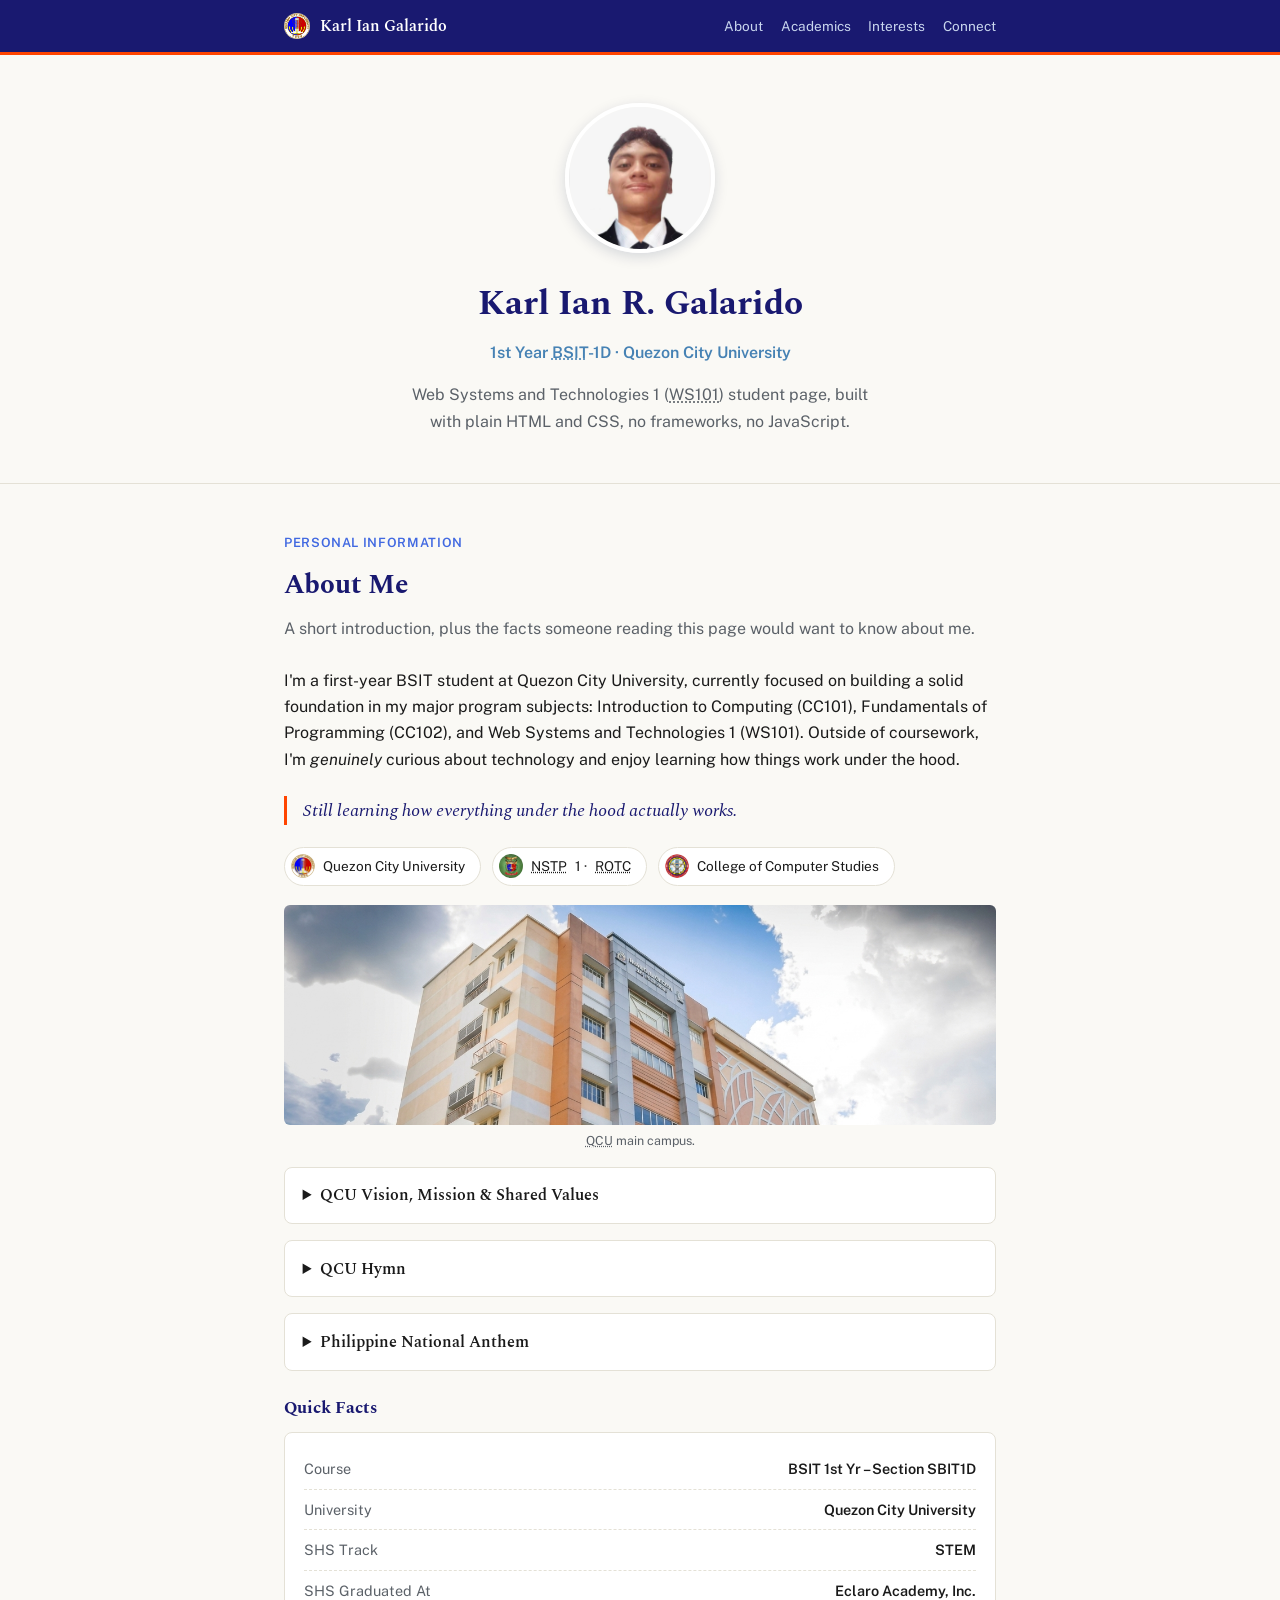
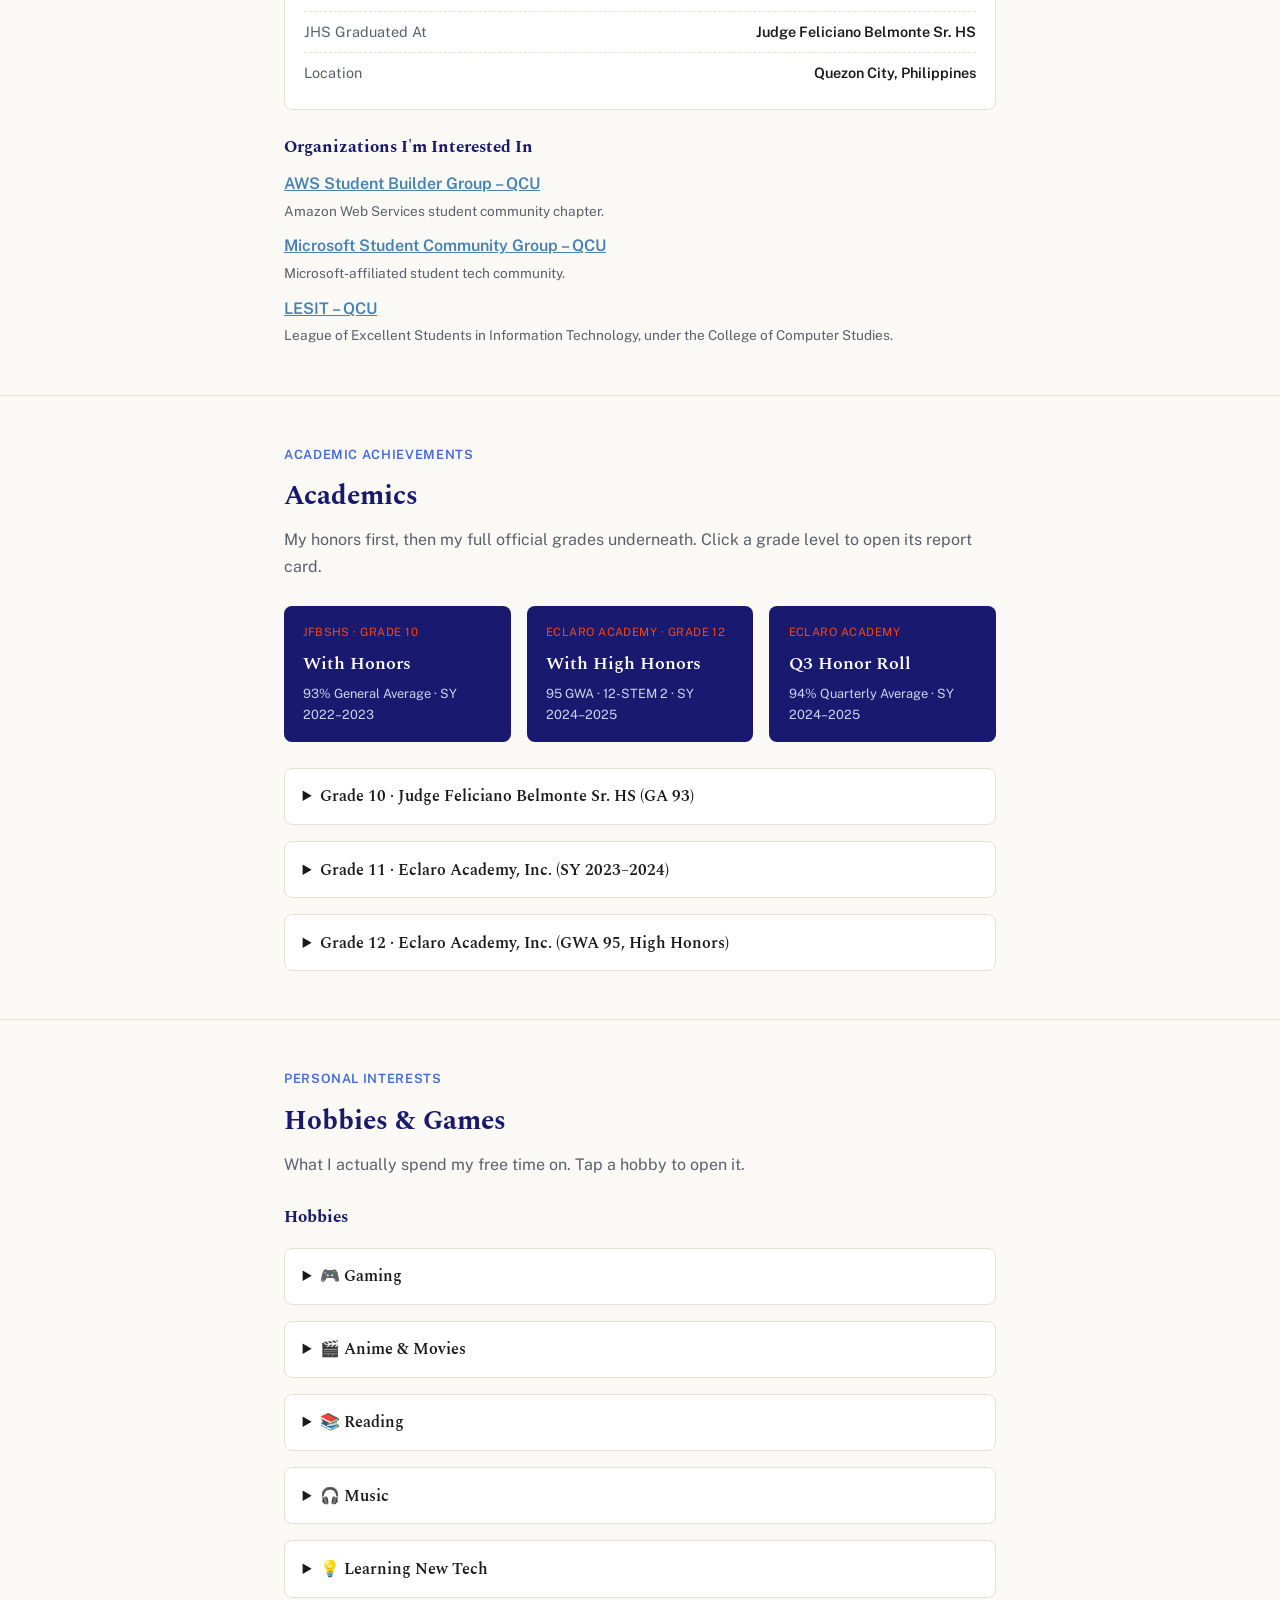
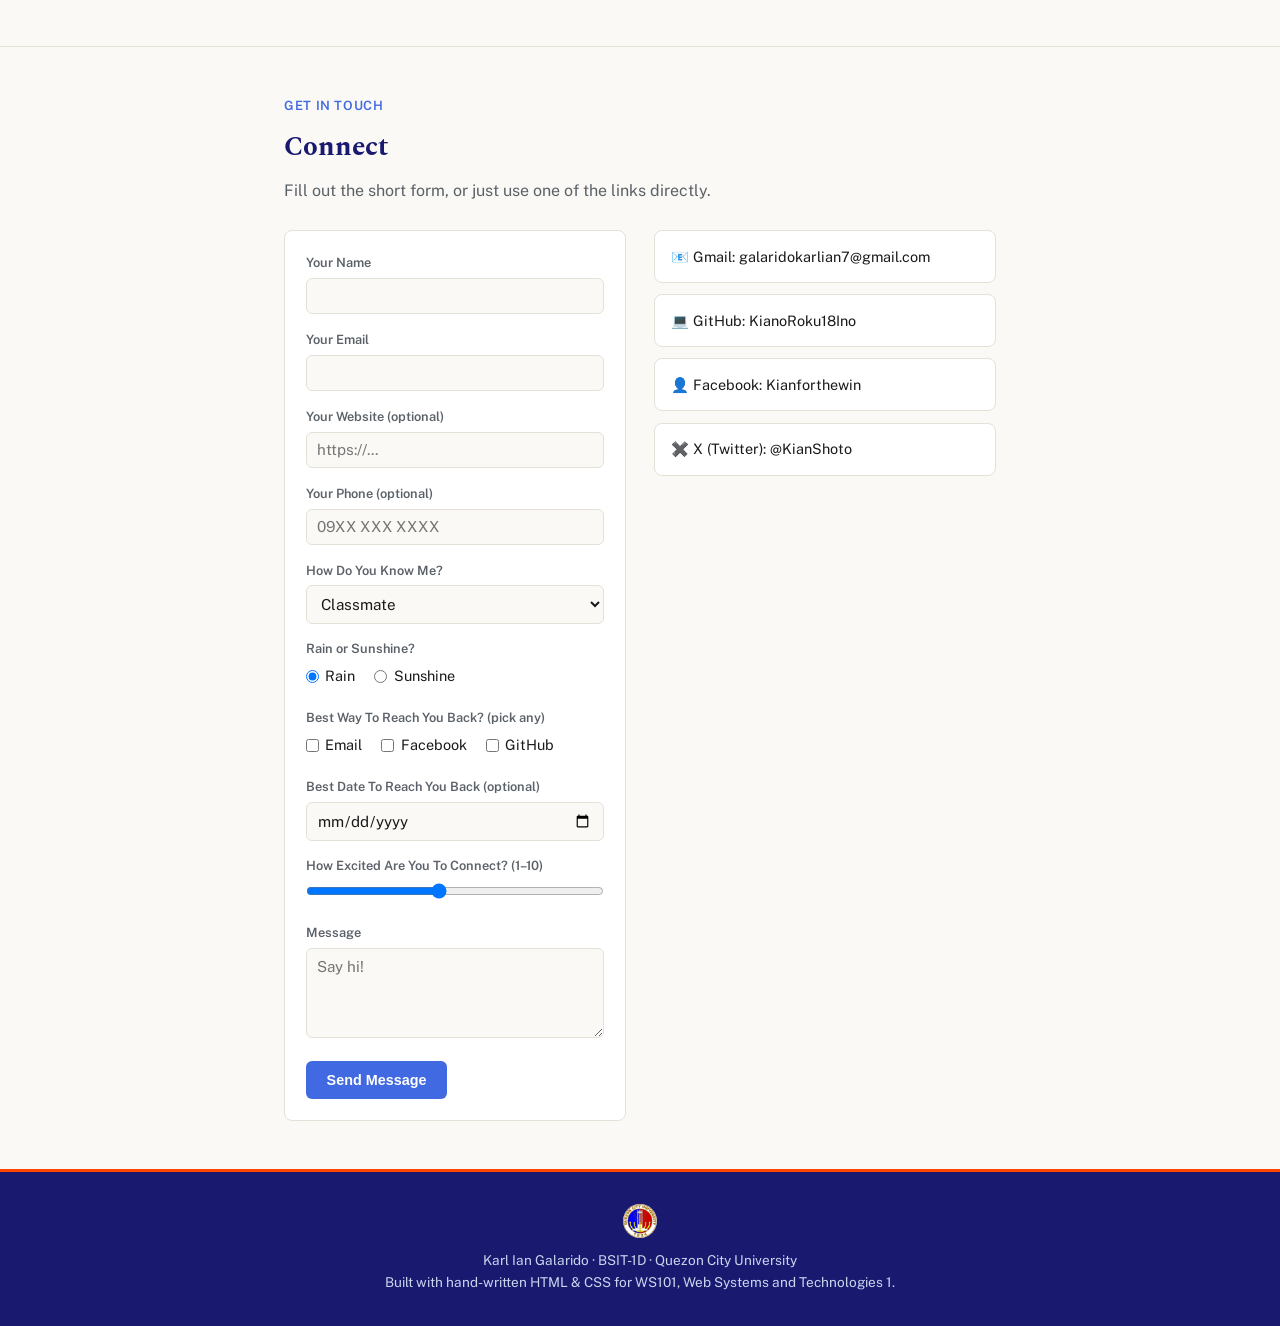
<file: index.html>
<!doctype html>
<!--
  index.html — GitHub Pages copy of 260003GalaridoPortfolio.html.
  WS101 Activity 1 — My Personal Web Page.
  Karl Ian Ranay Galarido | BSIT-1D | Quezon City University

  This page only uses plain HTML and CSS. No JavaScript, no
  frameworks. The styling lives in a separate file called
  style.css (a copy of 260003GalaridoStyle.css, just renamed so
  GitHub Pages has something to auto-serve), linked below,
  because the assignment asks for an external stylesheet.

  I read this page top to bottom the same way it shows on screen:
  Nav -> Hero -> About Me -> Academics -> Interests -> Connect -> Footer.
-->
<html lang="en">
  <head>
    <meta charset="UTF-8" />
    <!-- this line tells the browser to use the phone's real screen
       width instead of showing a zoomed-out desktop view first -->
    <meta name="viewport" content="width=device-width, initial-scale=1.0" />
    <title>Karl Ian Galarido | Personal Web Page</title>
    <meta
      name="description"
      content="Personal web page of Karl Ian Ranay Galarido, 1st Year BSIT student at Quezon City University."
    />
    <!-- linking my external CSS file, as required by the activity -->
    <link rel="stylesheet" href="style.css" />
  </head>
  <body>
    <!-- ===== NAV — a header with a nav inside it. Clicking a link
       just jumps to the matching id="" further down the page. This
       is plain browser behavior, I did not write any script for it. ===== -->
    <header class="topnav">
      <div class="wrap topnav-inner">
        <span class="brand">
          <img
            src="assets/images/qcu-seal.webp"
            alt="Quezon City University seal"
          />
          Karl Ian Galarido
        </span>
        <nav>
          <a href="#about">About</a>
          <a href="#academics">Academics</a>
          <a href="#interests">Interests</a>
          <a href="#connect">Connect</a>
        </nav>
      </div>
    </header>

    <main>
      <!-- ===== HERO — my photo, name, and a one-line intro ===== -->
      <section class="hero">
        <div class="wrap">
          <img
            class="profile-photo"
            src="assets/images/profile.jpg"
            alt="Photo of Karl Ian Galarido"
          />
          <h1>Karl Ian R. Galarido</h1>
          <p class="role-line">
            1st Year
            <abbr title="Bachelor of Science in Information Technology"
              >BSIT</abbr
            >-1D &middot; Quezon City University
          </p>
          <p class="tagline">
            Web Systems and Technologies 1 (<abbr
              title="Web Systems and Technologies 1"
              >WS101</abbr
            >) student page, built with plain HTML and CSS, no frameworks, no
            JavaScript.
          </p>
        </div>
      </section>

      <!-- ===== ABOUT ME — my bio, my badges, my hobbies, and a
         list of quick facts about me ===== -->
      <section id="about">
        <div class="wrap">
          <span class="eyebrow">Personal Information</span>
          <h2>About Me</h2>
          <p class="lede">
            A short introduction, plus the facts someone reading this page would
            want to know about me.
          </p>

          <!-- one column, top to bottom: bio, then QCU/ROTC, then what
             QCU stands for, then my quick facts. I dropped the
             two-column split I had before — with hobbies and games
             now living in their own section, there was nothing left
             to put in a second column, so one column reads better. -->
          <p>
            I'm a first-year BSIT student at Quezon City University, currently
            focused on building a solid foundation in my major program subjects:
            Introduction to Computing (CC101), Fundamentals of Programming
            (CC102), and Web Systems and Technologies 1 (WS101). Outside of
            coursework, I'm
            <em>genuinely</em> curious about technology and enjoy learning how
            things work under the hood.
          </p>

          <!-- a short personal motto as a pull-quote. Pulled from my
             own words in the bio paragraph right above instead of
             writing something new from scratch, since a motto
             should actually sound like me. -->
          <blockquote class="motto">
            <p>Still learning how everything under the hood actually works.</p>
          </blockquote>

          <!-- QCU / ROTC / CCS badges — each one is just a link with
             a small logo and a bit of text inside it. CCS used to be
             its own big <figure> down below, which broke the visual
             set these three badges are supposed to be — moved it up
             here instead, sized and styled exactly like the other
             two. -->
          <div class="badge-links">
            <a
              class="mini-badge"
              href="https://qcu.edu.ph/"
              target="_blank"
              rel="noopener"
            >
              <img src="assets/images/qcu-seal.webp" alt="" />
              Quezon City University
            </a>
            <a
              class="mini-badge"
              href="https://www.facebook.com/qcurotcunitpage"
              target="_blank"
              rel="noopener"
            >
              <img src="assets/images/rotc-crest.jpg" alt="" />
              <abbr title="National Service Training Program">NSTP</abbr> 1
              &middot;
              <abbr title="Reserve Officers' Training Corps">ROTC</abbr>
            </a>
            <a
              class="mini-badge"
              href="https://qcu.edu.ph/academics/colleges-and-courses-offered/college-of-information-technology/"
              target="_blank"
              rel="noopener"
            >
              <img src="assets/images/ccs-seal.jpg" alt="" />
              College of Computer Studies
            </a>
          </div>

          <!-- a photo of my current university, right under the badge
             row above it — the same "put a real photo next to the
             text" idea I used for JFBSHS and Eclaro further down in
             Academics. Wrapped in <figure>/<figcaption> instead of a
             bare <img> — figcaption is the correct tag for a caption
             that belongs to one specific image, not just any
             paragraph sitting near it. -->
          <figure class="school-figure">
            <img
              class="school-photo"
              src="assets/images/qcu-campus.png"
              alt="Quezon City University campus building"
            />
            <figcaption>
              <abbr title="Quezon City University">QCU</abbr> main campus.
            </figcaption>
          </figure>

          <!-- <details> is a native HTML tag that gives me a free
             show/hide box. I did not write any JavaScript for
             this — the browser handles the open and close by
             itself the moment someone clicks the <summary> line.
             I put this right after the QCU/ROTC badges on purpose:
             it's the natural next thing to read once someone knows
             which school I'm affiliated with. -->
          <details class="info-box">
            <summary>QCU Vision, Mission &amp; Shared Values</summary>
            <p>
              <strong>Vision:</strong> To be an internationally recognized local
              university committed to innovation and sustainability to achieve
              positive social impact.
            </p>
            <p>
              <strong>Mission:</strong> To provide a comprehensive education
              that enhances the lives of QCU students for nation building and as
              world citizens.
            </p>
            <p>
              <strong>Shared Values (R.I.S.E.):</strong> Resiliency,
              Innovativeness, Stewardship, Equity.
            </p>
          </details>

          <!-- QCU Hymn — embedded via <iframe> from the official
             YouTube upload rather than a local video file. This is
             the correct way to share someone else's copyrighted
             recording: YouTube's own embed feature is built for
             exactly this. I'm not transcribing the lyrics onto the
             page for the same reason I don't reproduce song lyrics
             anywhere else — a hymn is still a copyrighted song, even
             one about my own school. Credits below are just naming
             who made it, not reproducing their work. -->
          <details class="info-box">
            <summary>QCU Hymn</summary>
            <div class="embed-box">
              <iframe
                src="https://www.youtube.com/embed/vEIv27nB988"
                title="Quezon City University Hymn"
                loading="lazy"
                allowfullscreen
              >
              </iframe>
            </div>
            <p class="credit-line">
              Originally performed by QCU Chorale. Remastered and arranged by
              Mr. Toto Sorioso and Dr. Bradford Antonio C. Martinez. Performed
              by Mr. Jerico Pastoril and Michaela Angelika Bobis.
            </p>
          </details>

           <!-- Philippine National Anthem — uses a native audio player
             with the local MP3 recording. The credit line identifies
             Lupang Hinirang without reproducing its lyrics. -->
          <details class="info-box">
            <summary>Philippine National Anthem</summary>
            <audio controls>
              <source
                src="assets/audio/QCU_Philippine_Anthem.mp3"
                type="audio/mpeg"
              />
            </audio>
            <p class="credit-line">
              Lupang Hinirang — the Philippine National Anthem.
            </p>
          </details>

          <h3 class="mini-title">Quick Facts</h3>
          <!-- my quick facts — a <ul> of label/value pairs, not a
             <table>, because this is not a grid of rows and
             columns, just a simple list -->
          <ul class="fact-list">
            <li>
              <span class="fact-label">Course</span
              ><span class="fact-value"
                >BSIT 1st Yr &ndash; Section SBIT1D</span
              >
            </li>
            <li>
              <span class="fact-label">University</span
              ><span class="fact-value">Quezon City University</span>
            </li>
            <li>
              <span class="fact-label">SHS Track</span
              ><span class="fact-value">STEM</span>
            </li>
            <li>
              <span class="fact-label">SHS Graduated At</span
              ><span class="fact-value">Eclaro Academy, Inc.</span>
            </li>
            <li>
              <span class="fact-label">JHS Graduated At</span
              ><span class="fact-value">Judge Feliciano Belmonte Sr. HS</span>
            </li>
            <li>
              <span class="fact-label">Location</span
              ><span class="fact-value">Quezon City, Philippines</span>
            </li>
          </ul>

          <h3 class="mini-title">Organizations I'm Interested In</h3>
          <!-- not claiming membership in any of these — this is a
             list of orgs I want to join, not orgs I'm already part
             of, so the heading says exactly that instead of using a
             status pill that goes stale the moment my situation
             changes -->
          <dl class="dl-list">
            <dt>
              <a
                href="https://www.facebook.com/aws.qcu"
                target="_blank"
                rel="noopener"
                >AWS Student Builder Group &ndash; QCU</a
              >
            </dt>
            <dd>Amazon Web Services student community chapter.</dd>
            <dt>
              <a
                href="https://www.facebook.com/MicrosoftStudentCommunityQCU"
                target="_blank"
                rel="noopener"
                >Microsoft Student Community Group &ndash; QCU</a
              >
            </dt>
            <dd>Microsoft-affiliated student tech community.</dd>
            <dt>
              <a
                href="https://www.facebook.com/qculesit"
                target="_blank"
                rel="noopener"
                >LESIT &ndash; QCU</a
              >
            </dt>
            <dd>
              League of Excellent Students in Information Technology, under the
              College of Computer Studies.
            </dd>
          </dl>
        </div>
      </section>

      <!-- ===== ACADEMICS — my honors first, then my actual report
         cards, grade level by grade level, each one hidden inside
         a <details> box until clicked open ===== -->
      <section id="academics">
        <div class="wrap">
          <span class="eyebrow">Academic Achievements</span>
          <h2>Academics</h2>
          <p class="lede">
            My honors first, then my full official grades underneath. Click a
            grade level to open its report card.
          </p>

          <div class="badge-row">
            <div class="badge-card">
              <p class="badge-school">JFBSHS &middot; Grade 10</p>
              <p class="badge-title">With Honors</p>
              <p class="badge-meta">
                93% General Average &middot; SY 2022&ndash;2023
              </p>
            </div>
            <div class="badge-card">
              <p class="badge-school">Eclaro Academy &middot; Grade 12</p>
              <p class="badge-title">With High Honors</p>
              <p class="badge-meta">
                95 GWA &middot; 12-STEM 2 &middot; SY 2024&ndash;2025
              </p>
            </div>
            <div class="badge-card">
              <p class="badge-school">Eclaro Academy</p>
              <p class="badge-title">Q3 Honor Roll</p>
              <p class="badge-meta">
                94% Quarterly Average &middot; SY 2024&ndash;2025
              </p>
            </div>
          </div>

          <!-- Grade 10 -->
          <details class="report-box">
            <summary>
              Grade 10 &middot; Judge Feliciano Belmonte Sr. HS (GA 93)
            </summary>
            <!-- a photo of the actual school building, so this
               report card isn't just a wall of numbers -->
            <figure class="school-figure">
              <img
                class="school-photo"
                src="assets/images/jfbshs-photo.jpg"
                alt="Judge Feliciano Belmonte Sr. High School building"
              />
              <figcaption>
                Judge Feliciano Belmonte Sr. High School, Grade 10.
              </figcaption>
            </figure>
            <!-- this IS a real table: subjects down the rows, quarters
               across the columns. That row/column relationship is
               why I used a <table> here instead of another <ul> -->
            <table>
              <caption>
                Report on Learning Progress Achievement &middot; SY
                2022&ndash;2023
              </caption>
              <thead>
                <tr>
                  <th scope="col">Learning Area</th>
                  <th scope="col">Q1</th>
                  <th scope="col">Q2</th>
                  <th scope="col">Q3</th>
                  <th scope="col">Q4</th>
                  <th scope="col">Final</th>
                </tr>
              </thead>
              <tbody>
                <tr>
                  <th scope="row">Filipino 10</th>
                  <td>92</td>
                  <td>96</td>
                  <td>94</td>
                  <td>95</td>
                  <td class="final">94</td>
                </tr>
                <tr>
                  <th scope="row">English 10</th>
                  <td>90</td>
                  <td>92</td>
                  <td>93</td>
                  <td>96</td>
                  <td class="final">93</td>
                </tr>
                <tr>
                  <th scope="row">Mathematics 10</th>
                  <td>92</td>
                  <td>94</td>
                  <td>95</td>
                  <td>96</td>
                  <td class="final">94</td>
                </tr>
                <tr>
                  <th scope="row">Science 10</th>
                  <td>92</td>
                  <td>93</td>
                  <td>93</td>
                  <td>93</td>
                  <td class="final">93</td>
                </tr>
                <tr>
                  <th scope="row">Araling Panlipunan 10</th>
                  <td>89</td>
                  <td>95</td>
                  <td>97</td>
                  <td>98</td>
                  <td class="final">95</td>
                </tr>
                <tr>
                  <th scope="row">Edukasyon sa Pagpapakatao 10</th>
                  <td>92</td>
                  <td>90</td>
                  <td>91</td>
                  <td>94</td>
                  <td class="final">92</td>
                </tr>
                <tr>
                  <th scope="row">Technology &amp; Livelihood Education 10</th>
                  <td>86</td>
                  <td>89</td>
                  <td>93</td>
                  <td>93</td>
                  <td class="final">90</td>
                </tr>
                <tr>
                  <th scope="row">MAPEH 10</th>
                  <td>87</td>
                  <td>89</td>
                  <td>92</td>
                  <td>96</td>
                  <td class="final">91</td>
                </tr>
              </tbody>
              <tfoot>
                <tr>
                  <td>General Average</td>
                  <td colspan="4"></td>
                  <td>93</td>
                </tr>
              </tfoot>
            </table>
          </details>

          <!-- Grade 11 -->
          <details class="report-box">
            <summary>
              Grade 11 &middot; Eclaro Academy, Inc. (SY 2023&ndash;2024)
            </summary>
            <!-- a photo of the school's own signage, same idea as the
               building photo on the Grade 10 report card above -->
            <figure class="school-figure">
              <img
                class="school-photo"
                src="assets/images/eclaro-photo.jpg"
                alt="Eclaro Academy signage"
              />
              <figcaption>
                Eclaro Academy, Inc.: Grade 11 and Grade 12.
              </figcaption>
            </figure>
            <table>
              <caption>
                1st Semester Final Grades
              </caption>
              <thead>
                <tr>
                  <th scope="col">Subject</th>
                  <th scope="col">1st Qtr</th>
                  <th scope="col">2nd Qtr</th>
                  <th scope="col">Final</th>
                </tr>
              </thead>
              <tbody>
                <tr class="group-row">
                  <th colspan="4">Core</th>
                </tr>
                <tr>
                  <th scope="row">Oral Communication in Context</th>
                  <td>96</td>
                  <td>97</td>
                  <td class="final">97</td>
                </tr>
                <tr>
                  <th scope="row">
                    Komunikasyon at Pananaliksik sa Wika at Kulturang Pilipino
                  </th>
                  <td>94</td>
                  <td>96</td>
                  <td class="final">95</td>
                </tr>
                <tr>
                  <th scope="row">General Mathematics</th>
                  <td>93</td>
                  <td>95</td>
                  <td class="final">94</td>
                </tr>
                <tr>
                  <th scope="row">Earth Science</th>
                  <td>91</td>
                  <td>94</td>
                  <td class="final">93</td>
                </tr>
                <tr>
                  <th scope="row">Personal Development</th>
                  <td>92</td>
                  <td>94</td>
                  <td class="final">93</td>
                </tr>
                <tr>
                  <th scope="row">
                    Introduction to the Philosophy of the Human Person
                  </th>
                  <td>89</td>
                  <td>94</td>
                  <td class="final">92</td>
                </tr>
                <tr>
                  <th scope="row">Physical Education and Health I</th>
                  <td>96</td>
                  <td>97</td>
                  <td class="final">97</td>
                </tr>
                <tr class="group-row">
                  <th colspan="4">Applied &amp; Specialized</th>
                </tr>
                <tr>
                  <th scope="row">General Biology I</th>
                  <td>82</td>
                  <td>91</td>
                  <td class="final">87</td>
                </tr>
                <tr>
                  <th scope="row">Pre-Calculus</th>
                  <td>90</td>
                  <td>94</td>
                  <td class="final">92</td>
                </tr>
              </tbody>
              <tfoot>
                <tr>
                  <td>General Average for the Semester</td>
                  <td></td>
                  <td></td>
                  <td>93</td>
                </tr>
              </tfoot>
            </table>
            <table>
              <caption>
                2nd Semester Final Grades
              </caption>
              <thead>
                <tr>
                  <th scope="col">Subject</th>
                  <th scope="col">3rd Qtr</th>
                  <th scope="col">4th Qtr</th>
                  <th scope="col">Final</th>
                </tr>
              </thead>
              <tbody>
                <tr class="group-row">
                  <th colspan="4">Core</th>
                </tr>
                <tr>
                  <th scope="row">Reading and Writing</th>
                  <td>95</td>
                  <td>95</td>
                  <td class="final">95</td>
                </tr>
                <tr>
                  <th scope="row">
                    Pagbasa at Pagsusuri ng Iba't-Ibang Teksto tungo sa
                    Pananaliksik
                  </th>
                  <td>94</td>
                  <td>94</td>
                  <td class="final">94</td>
                </tr>
                <tr>
                  <th scope="row">Statistics and Probability</th>
                  <td>94</td>
                  <td>83</td>
                  <td class="final">89</td>
                </tr>
                <tr>
                  <th scope="row">
                    Contemporary Philippine Arts from the Region
                  </th>
                  <td>91</td>
                  <td>95</td>
                  <td class="final">93</td>
                </tr>
                <tr>
                  <th scope="row">Physical Education and Health II</th>
                  <td>97</td>
                  <td>98</td>
                  <td class="final">98</td>
                </tr>
                <tr class="group-row">
                  <th colspan="4">Applied &amp; Specialized</th>
                </tr>
                <tr>
                  <th scope="row">Empowerment Technologies</th>
                  <td>94</td>
                  <td>94</td>
                  <td class="final">94</td>
                </tr>
                <tr>
                  <th scope="row">Research 1</th>
                  <td>94</td>
                  <td>94</td>
                  <td class="final">94</td>
                </tr>
                <tr>
                  <th scope="row">General Physics I</th>
                  <td>94</td>
                  <td>97</td>
                  <td class="final">96</td>
                </tr>
                <tr>
                  <th scope="row">General Chemistry I</th>
                  <td>96</td>
                  <td>96</td>
                  <td class="final">96</td>
                </tr>
              </tbody>
              <tfoot>
                <tr>
                  <td>General Average for the Semester</td>
                  <td></td>
                  <td></td>
                  <td>94</td>
                </tr>
              </tfoot>
            </table>
          </details>

          <!-- Grade 12 -->
          <details class="report-box">
            <summary>
              Grade 12 &middot; Eclaro Academy, Inc. (GWA 95, High Honors)
            </summary>
            <table>
              <caption>
                1st Semester Final Grades
              </caption>
              <thead>
                <tr>
                  <th scope="col">Subject</th>
                  <th scope="col">1st Qtr</th>
                  <th scope="col">2nd Qtr</th>
                  <th scope="col">Final</th>
                </tr>
              </thead>
              <tbody>
                <tr class="group-row">
                  <th colspan="4">Core</th>
                </tr>
                <tr>
                  <th scope="row">
                    21st Century Literature from Philippines and World
                  </th>
                  <td>97</td>
                  <td>98</td>
                  <td class="final">98</td>
                </tr>
                <tr>
                  <th scope="row">Media and Information Literacy</th>
                  <td>91</td>
                  <td>91</td>
                  <td class="final">91</td>
                </tr>
                <tr>
                  <th scope="row">General Physics II</th>
                  <td>90</td>
                  <td>92</td>
                  <td class="final">91</td>
                </tr>
                <tr>
                  <th scope="row">Physical Education III</th>
                  <td>98</td>
                  <td>98</td>
                  <td class="final">98</td>
                </tr>
                <tr class="group-row">
                  <th colspan="4">Applied &amp; Specialized</th>
                </tr>
                <tr>
                  <th scope="row">Research 2</th>
                  <td>95</td>
                  <td>98</td>
                  <td class="final">97</td>
                </tr>
                <tr>
                  <th scope="row">
                    Pagsulat sa Filipino sa Larangan ng Tech-Voc
                  </th>
                  <td>95</td>
                  <td>95</td>
                  <td class="final">95</td>
                </tr>
                <tr>
                  <th scope="row">Entrepreneurship</th>
                  <td>94</td>
                  <td>95</td>
                  <td class="final">95</td>
                </tr>
                <tr>
                  <th scope="row">General Chemistry II</th>
                  <td>83</td>
                  <td>83</td>
                  <td class="final">83</td>
                </tr>
                <tr>
                  <th scope="row">Disaster Risk Reduction and Management</th>
                  <td>94</td>
                  <td>96</td>
                  <td class="final">95</td>
                </tr>
              </tbody>
              <tfoot>
                <tr>
                  <td>General Average for the Semester</td>
                  <td></td>
                  <td></td>
                  <td>94</td>
                </tr>
              </tfoot>
            </table>
            <table>
              <caption>
                2nd Semester Final Grades
              </caption>
              <thead>
                <tr>
                  <th scope="col">Subject</th>
                  <th scope="col">3rd Qtr</th>
                  <th scope="col">4th Qtr</th>
                  <th scope="col">Final</th>
                </tr>
              </thead>
              <tbody>
                <tr class="group-row">
                  <th colspan="4">Core</th>
                </tr>
                <tr>
                  <th scope="row">
                    Understanding Culture, Society and Politics
                  </th>
                  <td>95</td>
                  <td>96</td>
                  <td class="final">96</td>
                </tr>
                <tr>
                  <th scope="row">Physical Education IV</th>
                  <td>98</td>
                  <td>98</td>
                  <td class="final">98</td>
                </tr>
                <tr class="group-row">
                  <th colspan="4">Applied</th>
                </tr>
                <tr>
                  <th scope="row">
                    English for Academic and Professional Purposes
                  </th>
                  <td>98</td>
                  <td>98</td>
                  <td class="final">98</td>
                </tr>
                <tr>
                  <th scope="row">Inquiries, Investigation &amp; Immersion</th>
                  <td>96</td>
                  <td>97</td>
                  <td class="final">97</td>
                </tr>
                <tr class="group-row">
                  <th colspan="4">Specialized</th>
                </tr>
                <tr>
                  <th scope="row">General Biology II</th>
                  <td>98</td>
                  <td>97</td>
                  <td class="final">98</td>
                </tr>
                <tr>
                  <th scope="row">Basic Calculus</th>
                  <td>91</td>
                  <td>94</td>
                  <td class="final">93</td>
                </tr>
                <tr>
                  <th scope="row">Work Immersion</th>
                  <td>96</td>
                  <td>97</td>
                  <td class="final">97</td>
                </tr>
              </tbody>
              <tfoot>
                <tr>
                  <td>General Average for the Semester</td>
                  <td></td>
                  <td></td>
                  <td>97</td>
                </tr>
              </tfoot>
            </table>
          </details>
        </div>
      </section>

      <!-- ===== INTERESTS — hobbies and the games I'm currently
         playing. This used to live inside About Me, but I moved it
         down here so the page reads formal-info-first: who I am,
         then my academics, then the more casual stuff. Both lists
         are plain bullet points on purpose, nothing fancier. ===== -->
      <section id="interests">
        <div class="wrap">
          <span class="eyebrow">Personal Interests</span>
          <h2>Hobbies &amp; Games</h2>
          <p class="lede">
            What I actually spend my free time on. Tap a hobby to open it.
          </p>

          <h3 class="mini-title">Hobbies</h3>
          <!-- each hobby is now its own <details> box, same show/hide
             pattern as my grade reports in Academics — no JavaScript,
             the browser handles open/close on its own. Inside each
             one I used a <dl> (description list) instead of a plain
             <ul>, since the content is actual term/description pairs
             (a game's name + what it is), which is exactly what
             <dt>/<dd> exists for. -->
          <details class="report-box">
            <summary>🎮 Gaming</summary>
            <!-- my old standalone "Currently Playing" list now lives
               here instead of its own section. Each title links out
               to its own official site rather than using the
               publisher's logo art — that art is copyrighted
               promotional material, not something I made or have
               the rights to host. -->
            <dl class="dl-list">
              <dt>
                <a
                  href="https://wutheringwaves.kurogames.com/en/"
                  target="_blank"
                  rel="noopener"
                  >Wuthering Waves</a
                >
              </dt>
              <dd>Open-world action RPG, by Kuro Games.</dd>
              <dt>
                <a
                  href="https://genshin.hoyoverse.com/en/"
                  target="_blank"
                  rel="noopener"
                  >Genshin Impact</a
                >
              </dt>
              <dd>Open-world gacha RPG, by HoYoverse.</dd>
              <dt>
                <a
                  href="https://www.arknights.global/"
                  target="_blank"
                  rel="noopener"
                  >Arknights</a
                >
              </dt>
              <dd>Tower-defense gacha strategy, by Hypergryph.</dd>
              <dt>
                <a
                  href="https://nte.perfectworld.com/"
                  target="_blank"
                  rel="noopener"
                  >Neverness to Everness</a
                >
              </dt>
              <dd>Open-world urban fantasy RPG, by Perfect World.</dd>
              <dt>
                <a
                  href="https://duetnightabyss.dna-panstudio.com/en"
                  target="_blank"
                  rel="noopener"
                  >Duet Night Abyss</a
                >
              </dt>
              <dd>Action RPG, by NetEase.</dd>
              <dt>
                <a
                  href="https://callofdragons.farlightgames.com/"
                  target="_blank"
                  rel="noopener"
                  >Call of Dragons</a
                >
              </dt>
              <dd>Strategy / RTS, by Farlight Games.</dd>
              <dt>
                <a
                  href="https://www.wherewindsmeetgame.com/m/"
                  target="_blank"
                  rel="noopener"
                  >Where Winds Meet</a
                >
              </dt>
              <dd>Open-world wuxia action RPG, by Everstone Studio.</dd>
              <dt>
                <a
                  href="https://m.mobilelegends.com/"
                  target="_blank"
                  rel="noopener"
                  >Mobile Legends: Bang Bang</a
                >
              </dt>
              <dd>5v5 MOBA, by Moonton.</dd>
              <dt>
                <a
                  href="https://www.callofduty.com/mobile"
                  target="_blank"
                  rel="noopener"
                  >Call of Duty: Mobile</a
                >
              </dt>
              <dd>FPS, by Activision.</dd>
              <dt>
                <a
                  href="https://www.minecraft.net/"
                  target="_blank"
                  rel="noopener"
                  >Minecraft</a
                >
              </dt>
              <dd>Sandbox survival &amp; building, by Mojang.</dd>
              <dt>
                <a href="https://www.roblox.com/" target="_blank" rel="noopener"
                  >Roblox</a
                >
              </dt>
              <dd>User-generated game platform, by Roblox Corp.</dd>
            </dl>

            <h4>Genres I Enjoy</h4>
            <!-- games I've actually played across genres, separate
               from the currently-playing list above -->
            <dl class="dl-list">
              <dt>Action-RPG</dt>
              <dd>Elden Ring, Diablo IV.</dd>
              <dt>Open World</dt>
              <dd>GTA V, Red Dead Redemption 2.</dd>
              <dt>MMORPG</dt>
              <dd>World of Warcraft, Final Fantasy XIV.</dd>
              <dt>Gacha</dt>
              <dd>Genshin Impact, Wuthering Waves.</dd>
              <dt>Battle Royale</dt>
              <dd>Fortnite, PUBG.</dd>
              <dt>Sandbox</dt>
              <dd>Minecraft, Terraria.</dd>
            </dl>
          </details>

          <details class="report-box">
            <summary>🎬 Anime &amp; Movies</summary>
            <!-- these two are my only real favorite-movie picks on the
               whole page — removed the trailer embeds I used to have
               in a separate Media section, so this list is the only
               place they live now -->
            <h4>My Two Favorites</h4>
            <dl class="dl-list">
              <dt>The Wild Robot</dt>
              <dd>Favorite movie.</dd>
              <dt>Flow</dt>
              <dd>Favorite movie.</dd>
            </dl>

            <h4>Movie Genres I've Watched</h4>
            <dl class="dl-list">
              <dt>Action</dt>
              <dd>Mad Max: Fury Road, John Wick.</dd>
              <dt>Sci-Fi</dt>
              <dd>Blade Runner, Interstellar.</dd>
              <dt>Fantasy</dt>
              <dd>The Lord of the Rings, Pan's Labyrinth.</dd>
              <dt>Thriller</dt>
              <dd>Se7en, Gone Girl.</dd>
              <dt>Animation</dt>
              <dd>Spider-Man: Into the Spider-Verse, Spirited Away.</dd>
              <dt>Superhero</dt>
              <dd>The Dark Knight, Avengers: Endgame.</dd>
            </dl>

            <h4>Anime Genres I've Watched</h4>
            <dl class="dl-list">
              <dt>Shonen</dt>
              <dd>Naruto, My Hero Academia.</dd>
              <dt>Isekai</dt>
              <dd>Re:Zero, That Time I Got Reincarnated as a Slime.</dd>
              <dt>Psychological</dt>
              <dd>Death Note, Paranoia Agent.</dd>
              <dt>Supernatural</dt>
              <dd>Jujutsu Kaisen, Mob Psycho 100.</dd>
              <dt>Fantasy</dt>
              <dd>Frieren, Made in Abyss.</dd>
              <dt>Action</dt>
              <dd>Demon Slayer, Chainsaw Man.</dd>
            </dl>
          </details>

          <details class="report-box">
            <summary>📚 Reading</summary>
            <h4>Book &amp; Novel Genres I've Read</h4>
            <dl class="dl-list">
              <dt>Fantasy</dt>
              <dd>Mistborn (Brandon Sanderson), The Name of the Wind.</dd>
              <dt>Sci-Fi</dt>
              <dd>Dune, The Three-Body Problem.</dd>
              <dt>Mystery</dt>
              <dd>The Silent Patient, And Then There Were None.</dd>
              <dt>Thriller</dt>
              <dd>Gone Girl, The Girl with the Dragon Tattoo.</dd>
              <dt>Dystopian</dt>
              <dd>1984, Brave New World.</dd>
              <dt>Historical Fiction</dt>
              <dd>All the Light We Cannot See, The Book Thief.</dd>
            </dl>

            <h4>Light Novel Genres I've Read</h4>
            <dl class="dl-list">
              <dt>Isekai</dt>
              <dd>Re:Zero, Mushoku Tensei.</dd>
              <dt>Fantasy</dt>
              <dd>Overlord, The Rising of the Shield Hero.</dd>
              <dt>Dark Fantasy</dt>
              <dd>Goblin Slayer, Re:Zero.</dd>
              <dt>Sci-Fi</dt>
              <dd>Sword Art Online, Steins;Gate.</dd>
              <dt>School Life</dt>
              <dd>Classroom of the Elite, Oregairu.</dd>
              <dt>Mystery</dt>
              <dd>Hyouka, The Melancholy of Haruhi Suzumiya.</dd>
            </dl>

            <h4>Manga Genres I've Read</h4>
            <dl class="dl-list">
              <dt>Shonen</dt>
              <dd>One Piece, Jujutsu Kaisen.</dd>
              <dt>Seinen</dt>
              <dd>Berserk, Vinland Saga.</dd>
              <dt>Isekai</dt>
              <dd>That Time I Got Reincarnated as a Slime, Mushoku Tensei.</dd>
              <dt>Psychological</dt>
              <dd>Death Note, Oyasumi Punpun.</dd>
              <dt>Fantasy</dt>
              <dd>Frieren: Beyond Journey's End, Fullmetal Alchemist.</dd>
              <dt>Action</dt>
              <dd>Chainsaw Man, Attack on Titan.</dd>
            </dl>

            <h4>Manhwa Genres I've Read</h4>
            <dl class="dl-list">
              <dt>Regression</dt>
              <dd>Solo Leveling, Reincarnator.</dd>
              <dt>System / Levelling</dt>
              <dd>Solo Leveling, Omniscient Reader's Viewpoint.</dd>
              <dt>Fantasy</dt>
              <dd>Tower of God, Omniscient Reader's Viewpoint.</dd>
              <dt>Action</dt>
              <dd>The God of High School, Bastard.</dd>
              <dt>Romance Fantasy</dt>
              <dd>The Remarried Empress, Who Made Me a Princess.</dd>
              <dt>Villainess</dt>
              <dd>
                The Reason I Became a Villainess Novel, I'm the Villain's
                Mother.
              </dd>
            </dl>
          </details>

          <details class="report-box">
            <summary>🎧 Music</summary>
            <!-- artists I've actually listened to, sorted by genre —
               not favorites, just what I've listened to across
               different styles -->
            <h4>Artists I've Listened To</h4>
            <dl class="dl-list">
              <dt>Pop</dt>
              <dd>Taylor Swift, Dua Lipa.</dd>
              <dt>Rock</dt>
              <dd>Foo Fighters, Arctic Monkeys.</dd>
              <dt>R&amp;B</dt>
              <dd>SZA, The Weeknd.</dd>
              <dt>Electronic / EDM</dt>
              <dd>Daft Punk, Skrillex.</dd>
              <dt>Indie</dt>
              <dd>Tame Impala, Clairo.</dd>
              <dt>Lo-fi</dt>
              <dd>Nujabes, jinsang.</dd>
            </dl>
          </details>

          <details class="report-box">
            <summary>💡 Learning New Tech</summary>
            <p class="placeholder-note">
              Whatever I'm picking up outside of coursework at the moment. Right
              now that's mostly just going deeper on HTML/CSS through this
              activity itself.
            </p>
          </details>
        </div>
      </section>

      <!-- ===== CONNECT — a contact form and my direct links ===== -->
      <section id="connect">
        <div class="wrap">
          <span class="eyebrow">Get In Touch</span>
          <h2>Connect</h2>
          <p class="lede">
            Fill out the short form, or just use one of the links directly.
          </p>

          <div class="connect-grid">
            <!-- this page has no server, so I used action="mailto:..."
               instead. Clicking "Send" just opens the visitor's own
               email app with these fields already filled in — that
               is the most a plain HTML form can do without a backend -->
            <form
              class="contact-form"
              action="mailto:galaridokarlian7@gmail.com"
              method="post"
              enctype="text/plain"
            >
              <div class="form-row">
                <label for="visitor-name">Your Name</label>
                <input type="text" id="visitor-name" name="Name" required />
              </div>
              <div class="form-row">
                <label for="visitor-email">Your Email</label>
                <!-- type="email" makes the browser check that this
                   looks like a real email address before it submits -->
                <input type="email" id="visitor-email" name="Email" required />
              </div>
              <div class="form-row">
                <label for="visitor-site">Your Website (optional)</label>
                <!-- type="url" is the same idea as type="email" — the
                   browser checks this looks like a real web address
                   before letting the form submit -->
                <input
                  type="url"
                  id="visitor-site"
                  name="Website"
                  placeholder="https://..."
                />
              </div>
              <div class="form-row">
                <label for="visitor-phone">Your Phone (optional)</label>
                <!-- type="tel" does not format-check the way
                   email/url do — phone formats vary too much
                   country to country for the browser to guess — but
                   it still tells phones to show a numeric keypad
                   instead of a full keyboard -->
                <input
                  type="tel"
                  id="visitor-phone"
                  name="Phone"
                  placeholder="09XX XXX XXXX"
                />
              </div>
              <div class="form-row">
                <label for="visitor-how">How Do You Know Me?</label>
                <select id="visitor-how" name="How we know each other">
                  <option value="Classmate">Classmate</option>
                  <option value="Org-mate">Org-mate</option>
                  <option value="Online">Met online</option>
                  <option value="Other">Other</option>
                </select>
              </div>
              <!-- <fieldset> + <legend> is the correct pair of tags for
                 "these inputs all belong to one question" — the
                 <legend> is the question, everything inside the
                 <fieldset> is the set of answers. I was using a
                 plain <label> for this before, which isn't actually
                 tied to anything since a group of radios has no
                 single input to label. -->
              <fieldset class="form-row">
                <legend>Rain or Sunshine?</legend>
                <!-- both radio buttons share name="Weather preference",
                   which is what makes them a group where only one
                   can be picked at a time -->
                <div class="radio-group">
                  <label
                    ><input
                      type="radio"
                      name="Weather preference"
                      value="Rain"
                      checked
                    />
                    Rain</label
                  >
                  <label
                    ><input
                      type="radio"
                      name="Weather preference"
                      value="Sunshine"
                    />
                    Sunshine</label
                  >
                </div>
              </fieldset>
              <fieldset class="form-row">
                <legend>Best Way To Reach You Back? (pick any)</legend>
                <!-- checkboxes are the right input for this instead of
                   radios, because more than one can be true at once —
                   each one here has its own separate name, so any
                   combination can be checked -->
                <div class="checkbox-group">
                  <label
                    ><input
                      type="checkbox"
                      name="Reply via Email"
                      value="Yes"
                    />
                    Email</label
                  >
                  <label
                    ><input
                      type="checkbox"
                      name="Reply via Facebook"
                      value="Yes"
                    />
                    Facebook</label
                  >
                  <label
                    ><input
                      type="checkbox"
                      name="Reply via GitHub"
                      value="Yes"
                    />
                    GitHub</label
                  >
                </div>
              </fieldset>
              <div class="form-row">
                <label for="visitor-date"
                  >Best Date To Reach You Back (optional)</label
                >
                <!-- type="date" gives a real date picker instead of a
                   typed text field, so there is no wrong format to
                   type -->
                <input
                  type="date"
                  id="visitor-date"
                  name="Preferred contact date"
                />
              </div>
              <div class="form-row">
                <label for="visitor-hype"
                  >How Excited Are You To Connect? (1&ndash;10)</label
                >
                <!-- type="range" gives me a slider instead of typed
                   text — min/max set the two ends, value sets where
                   it starts. I did not add a live number display
                   next to it, since updating that on drag needs
                   JavaScript, which this page intentionally has none of -->
                <input
                  type="range"
                  id="visitor-hype"
                  name="Hype level (1-10)"
                  min="1"
                  max="10"
                  value="5"
                />
              </div>
              <div class="form-row">
                <label for="visitor-message">Message</label>
                <textarea
                  id="visitor-message"
                  name="Message"
                  placeholder="Say hi!"
                ></textarea>
              </div>
              <button type="submit">Send Message</button>
            </form>

            <!-- <address> is the correct semantic tag for "contact
               info for whoever owns this page" — exactly what this
               list of direct links is, so I wrapped it instead of
               leaving it as a bare <ul> -->
            <address>
              <ul class="link-list">
                <li>
                  <a href="mailto:galaridokarlian7@gmail.com"
                    >📧 Gmail: galaridokarlian7@gmail.com</a
                  >
                </li>
                <li>
                  <a
                    href="https://github.com/KianoRoku18Ino"
                    target="_blank"
                    rel="noopener"
                    >💻 GitHub: KianoRoku18Ino</a
                  >
                </li>
                <li>
                  <a
                    href="https://www.facebook.com/Kianforthewin"
                    target="_blank"
                    rel="noopener"
                    >👤 Facebook: Kianforthewin</a
                  >
                </li>
                <li>
                  <a
                    href="https://x.com/KianShoto"
                    target="_blank"
                    rel="noopener"
                    >✖️ X (Twitter): @KianShoto</a
                  >
                </li>
              </ul>
            </address>
          </div>
        </div>
      </section>
    </main>

    <footer>
      <div class="wrap">
        <img
          src="assets/images/qcu-seal.webp"
          alt="Quezon City University seal"
        />
        <p>
          Karl Ian Galarido &middot; BSIT-1D &middot; Quezon City University
        </p>
        <p>
          Built with hand-written HTML &amp; CSS for WS101, Web Systems and
          Technologies 1.
        </p>
      </div>
    </footer>
  </body>
</html>
</file>
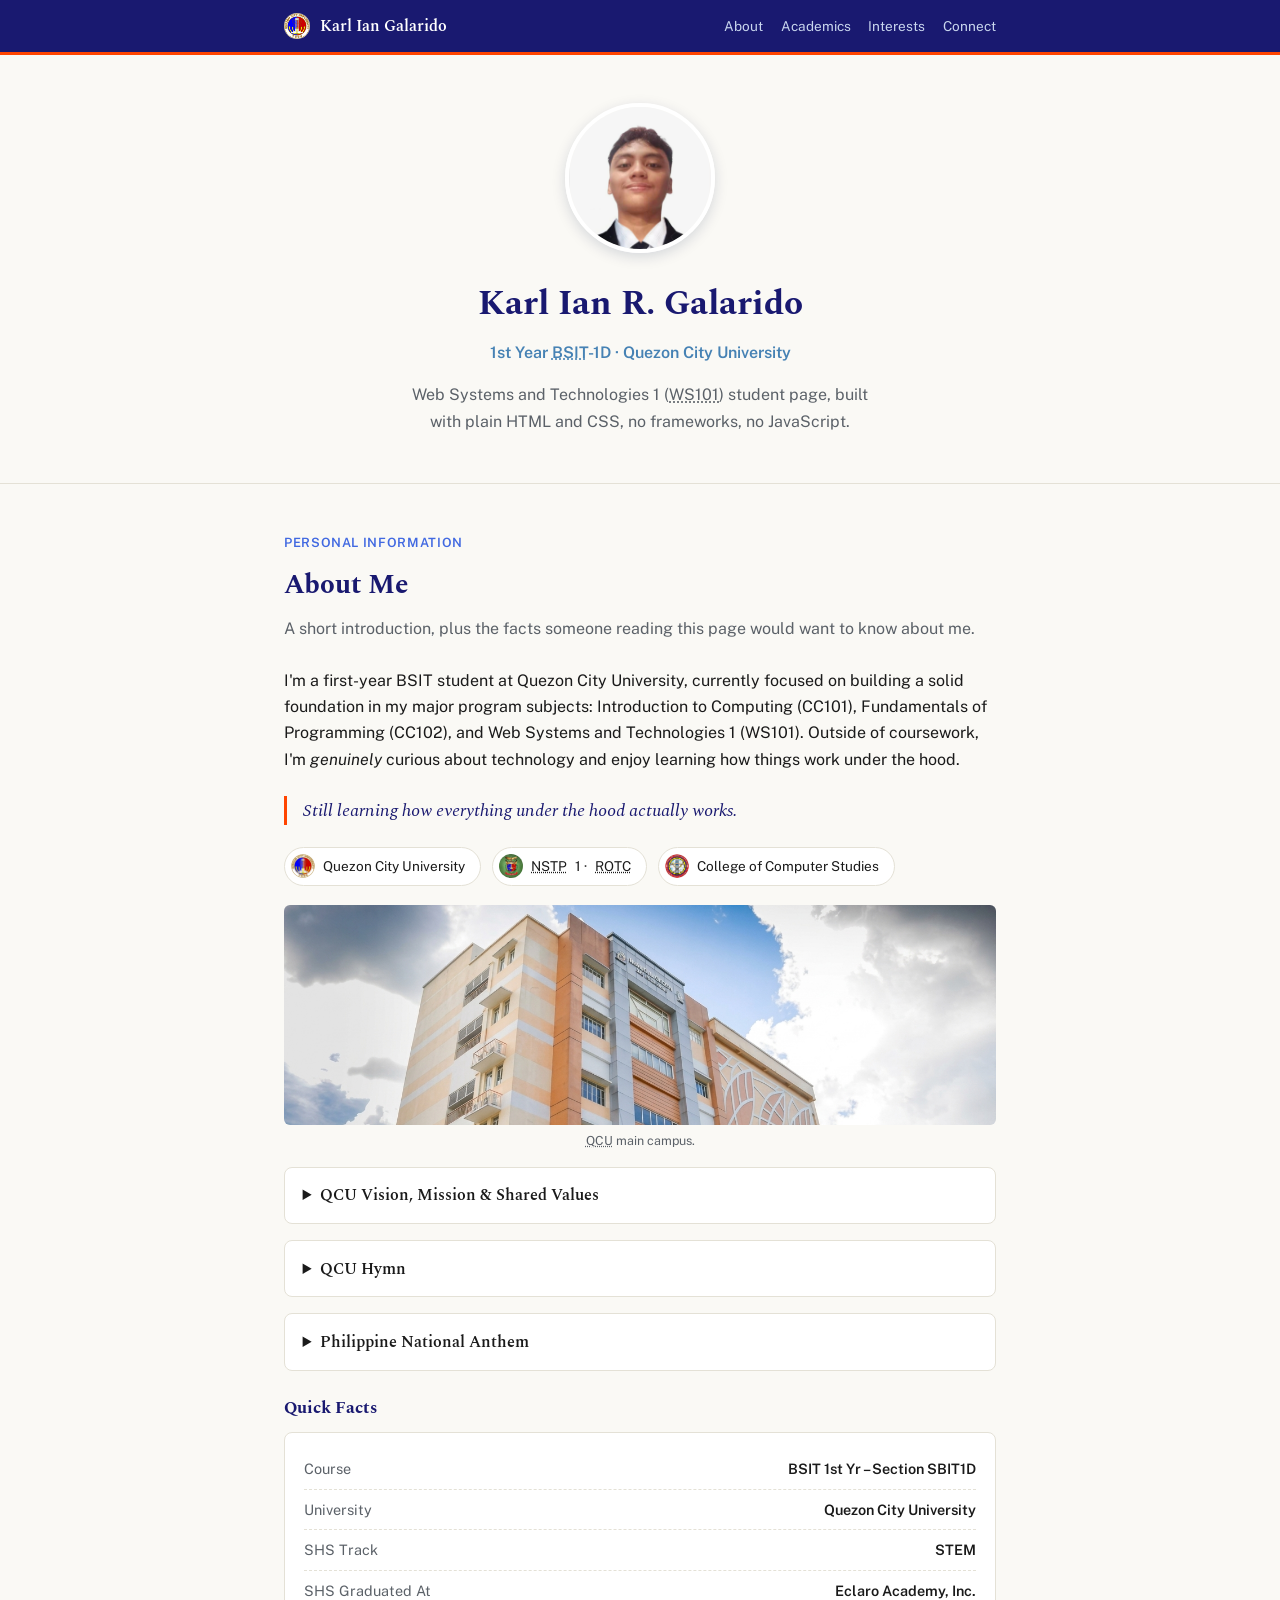
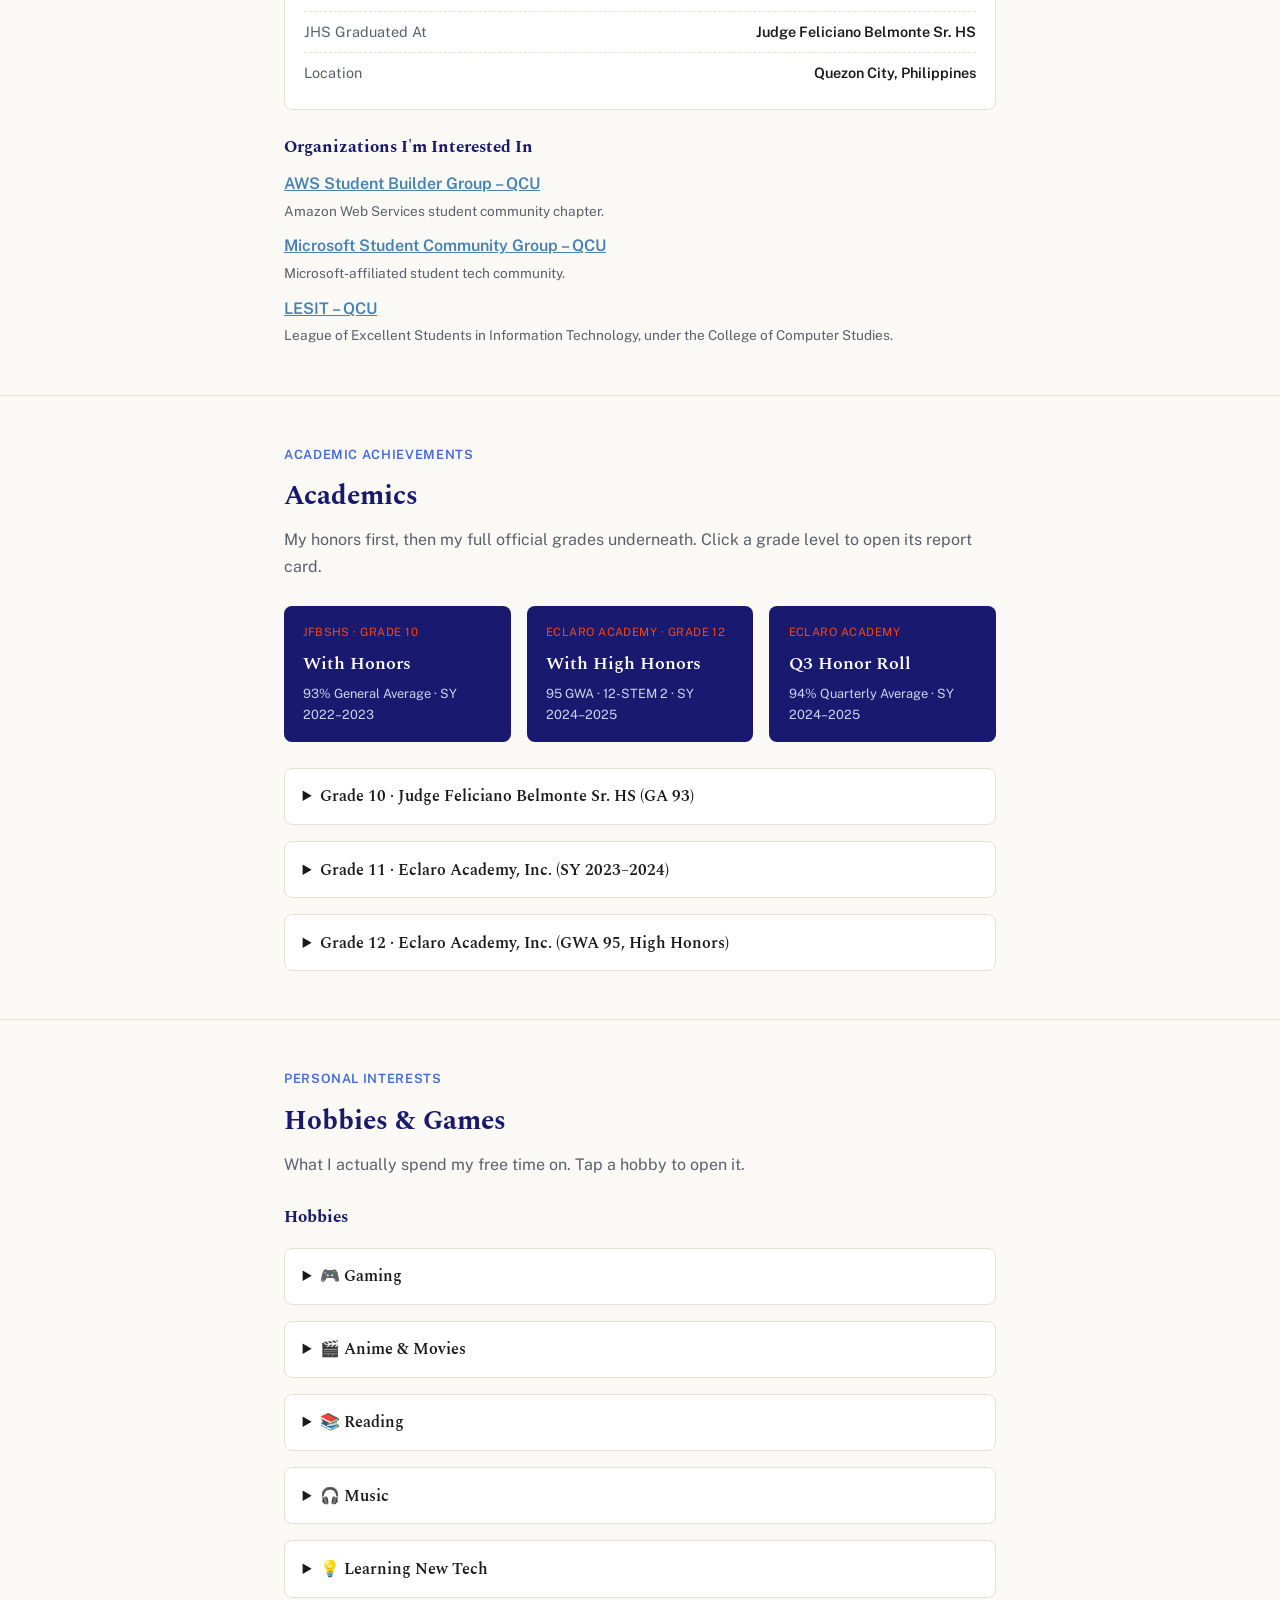
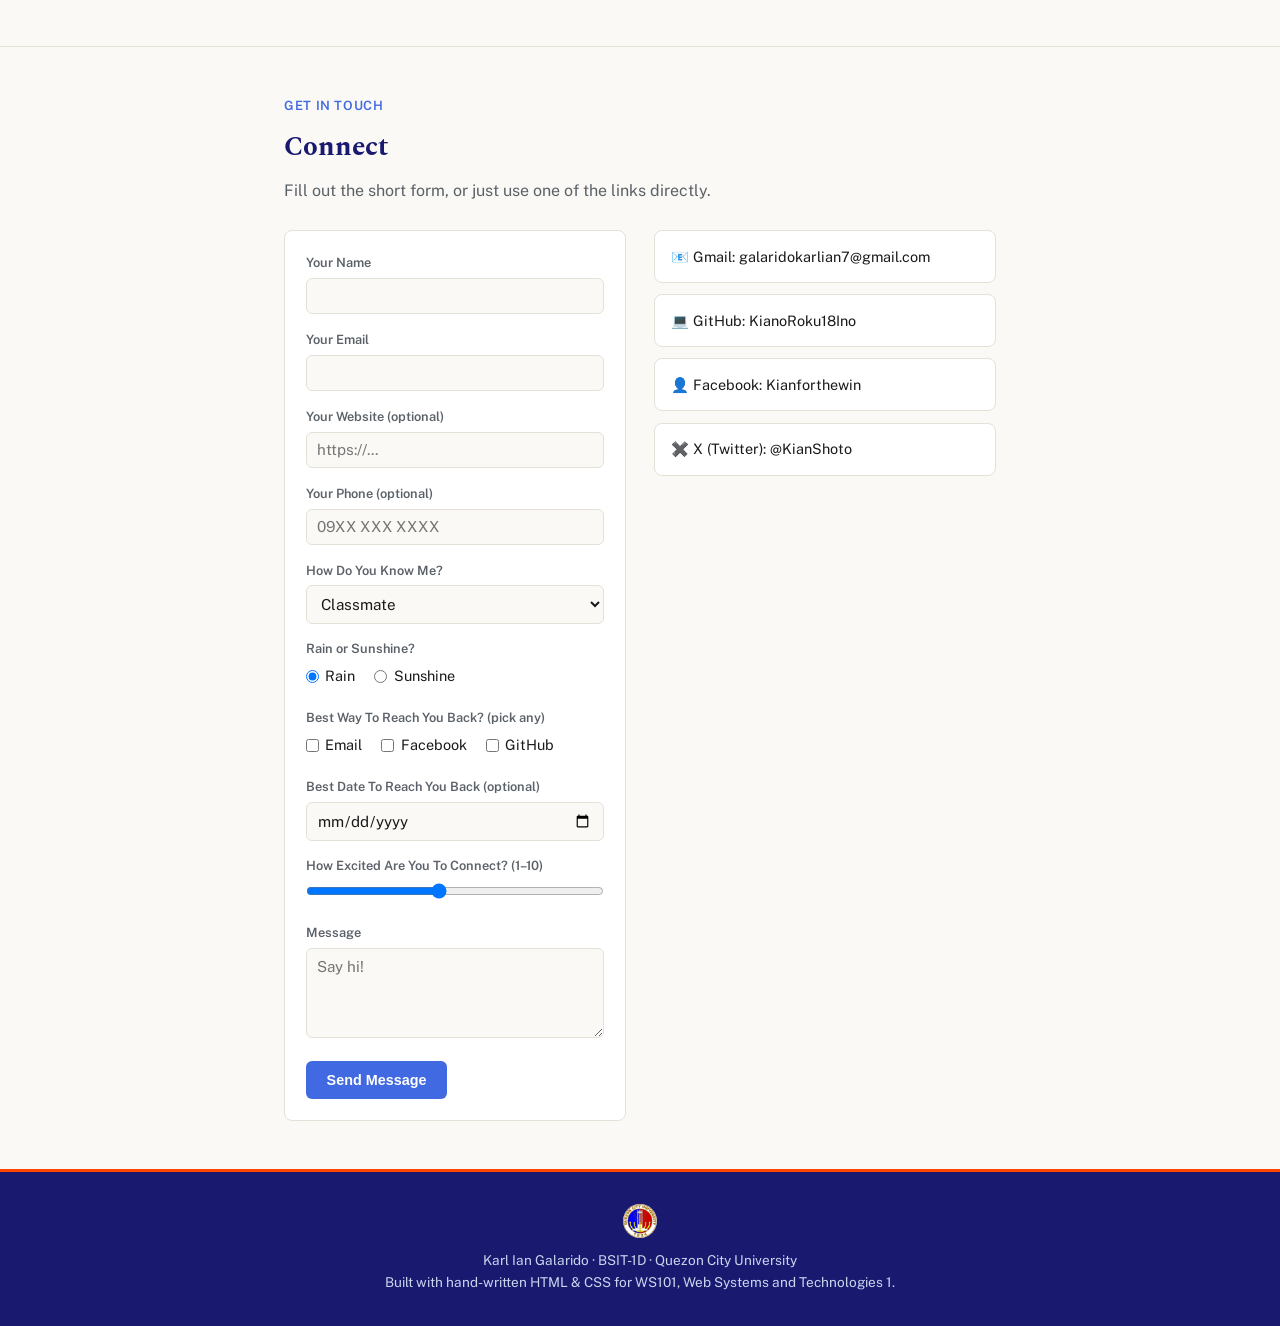
<file: 260003GalaridoPortfolio.html>
<!doctype html>
<!--
  260003GalaridoPortfolio.html
  WS101 Activity 1 — My Personal Web Page.
  Karl Ian Ranay Galarido | BSIT-1D | Quezon City University

  This page only uses plain HTML and CSS. No JavaScript, no
  frameworks. The styling lives in a separate file called
  260003GalaridoStyle.css, linked below, because the assignment
  asks for an external stylesheet.

  I read this page top to bottom the same way it shows on screen:
  Nav -> Hero -> About Me -> Academics -> Interests -> Connect -> Footer.
-->
<html lang="en">
  <head>
    <meta charset="UTF-8" />
    <!-- this line tells the browser to use the phone's real screen
       width instead of showing a zoomed-out desktop view first -->
    <meta name="viewport" content="width=device-width, initial-scale=1.0" />
    <title>Karl Ian Galarido | Personal Web Page</title>
    <meta
      name="description"
      content="Personal web page of Karl Ian Ranay Galarido, 1st Year BSIT student at Quezon City University."
    />
    <!-- linking my external CSS file, as required by the activity -->
    <link rel="stylesheet" href="260003GalaridoStyle.css" />
  </head>
  <body>
    <!-- ===== NAV — a header with a nav inside it. Clicking a link
       just jumps to the matching id="" further down the page. This
       is plain browser behavior, I did not write any script for it. ===== -->
    <header class="topnav">
      <div class="wrap topnav-inner">
        <span class="brand">
          <img
            src="assets/images/qcu-seal.webp"
            alt="Quezon City University seal"
          />
          Karl Ian Galarido
        </span>
        <nav>
          <a href="#about">About</a>
          <a href="#academics">Academics</a>
          <a href="#interests">Interests</a>
          <a href="#connect">Connect</a>
        </nav>
      </div>
    </header>

    <main>
      <!-- ===== HERO — my photo, name, and a one-line intro ===== -->
      <section class="hero">
        <div class="wrap">
          <img
            class="profile-photo"
            src="assets/images/profile.jpg"
            alt="Photo of Karl Ian Galarido"
          />
          <h1>Karl Ian R. Galarido</h1>
          <p class="role-line">
            1st Year
            <abbr title="Bachelor of Science in Information Technology"
              >BSIT</abbr
            >-1D &middot; Quezon City University
          </p>
          <p class="tagline">
            Web Systems and Technologies 1 (<abbr
              title="Web Systems and Technologies 1"
              >WS101</abbr
            >) student page, built with plain HTML and CSS, no frameworks, no
            JavaScript.
          </p>
        </div>
      </section>

      <!-- ===== ABOUT ME — my bio, my badges, my hobbies, and a
         list of quick facts about me ===== -->
      <section id="about">
        <div class="wrap">
          <span class="eyebrow">Personal Information</span>
          <h2>About Me</h2>
          <p class="lede">
            A short introduction, plus the facts someone reading this page would
            want to know about me.
          </p>

          <!-- one column, top to bottom: bio, then QCU/ROTC, then what
             QCU stands for, then my quick facts. I dropped the
             two-column split I had before — with hobbies and games
             now living in their own section, there was nothing left
             to put in a second column, so one column reads better. -->
          <p>
            I'm a first-year BSIT student at Quezon City University, currently
            focused on building a solid foundation in my major program subjects:
            Introduction to Computing (CC101), Fundamentals of Programming
            (CC102), and Web Systems and Technologies 1 (WS101). Outside of
            coursework, I'm
            <em>genuinely</em> curious about technology and enjoy learning how
            things work under the hood.
          </p>

          <!-- a short personal motto as a pull-quote. Pulled from my
             own words in the bio paragraph right above instead of
             writing something new from scratch, since a motto
             should actually sound like me. -->
          <blockquote class="motto">
            <p>Still learning how everything under the hood actually works.</p>
          </blockquote>

          <!-- QCU / ROTC / CCS badges — each one is just a link with
             a small logo and a bit of text inside it. CCS used to be
             its own big <figure> down below, which broke the visual
             set these three badges are supposed to be — moved it up
             here instead, sized and styled exactly like the other
             two. -->
          <div class="badge-links">
            <a
              class="mini-badge"
              href="https://qcu.edu.ph/"
              target="_blank"
              rel="noopener"
            >
              <img src="assets/images/qcu-seal.webp" alt="" />
              Quezon City University
            </a>
            <a
              class="mini-badge"
              href="https://www.facebook.com/qcurotcunitpage"
              target="_blank"
              rel="noopener"
            >
              <img src="assets/images/rotc-crest.jpg" alt="" />
              <abbr title="National Service Training Program">NSTP</abbr> 1
              &middot;
              <abbr title="Reserve Officers' Training Corps">ROTC</abbr>
            </a>
            <a
              class="mini-badge"
              href="https://qcu.edu.ph/academics/colleges-and-courses-offered/college-of-information-technology/"
              target="_blank"
              rel="noopener"
            >
              <img src="assets/images/ccs-seal.jpg" alt="" />
              College of Computer Studies
            </a>
          </div>

          <!-- a photo of my current university, right under the badge
             row above it — the same "put a real photo next to the
             text" idea I used for JFBSHS and Eclaro further down in
             Academics. Wrapped in <figure>/<figcaption> instead of a
             bare <img> — figcaption is the correct tag for a caption
             that belongs to one specific image, not just any
             paragraph sitting near it. -->
          <figure class="school-figure">
            <img
              class="school-photo"
              src="assets/images/qcu-campus.png"
              alt="Quezon City University campus building"
            />
            <figcaption>
              <abbr title="Quezon City University">QCU</abbr> main campus.
            </figcaption>
          </figure>

          <!-- <details> is a native HTML tag that gives me a free
             show/hide box. I did not write any JavaScript for
             this — the browser handles the open and close by
             itself the moment someone clicks the <summary> line.
             I put this right after the QCU/ROTC badges on purpose:
             it's the natural next thing to read once someone knows
             which school I'm affiliated with. -->
          <details class="info-box">
            <summary>QCU Vision, Mission &amp; Shared Values</summary>
            <p>
              <strong>Vision:</strong> To be an internationally recognized local
              university committed to innovation and sustainability to achieve
              positive social impact.
            </p>
            <p>
              <strong>Mission:</strong> To provide a comprehensive education
              that enhances the lives of QCU students for nation building and as
              world citizens.
            </p>
            <p>
              <strong>Shared Values (R.I.S.E.):</strong> Resiliency,
              Innovativeness, Stewardship, Equity.
            </p>
          </details>

          <!-- QCU Hymn — embedded via <iframe> from the official
             YouTube upload rather than a local video file. This is
             the correct way to share someone else's copyrighted
             recording: YouTube's own embed feature is built for
             exactly this. I'm not transcribing the lyrics onto the
             page for the same reason I don't reproduce song lyrics
             anywhere else — a hymn is still a copyrighted song, even
             one about my own school. Credits below are just naming
             who made it, not reproducing their work. -->
          <details class="info-box">
            <summary>QCU Hymn</summary>
            <div class="embed-box">
              <iframe
                src="https://www.youtube.com/embed/vEIv27nB988"
                title="Quezon City University Hymn"
                loading="lazy"
                allowfullscreen
              >
              </iframe>
            </div>
            <p class="credit-line">
              Originally performed by QCU Chorale. Remastered and arranged by
              Mr. Toto Sorioso and Dr. Bradford Antonio C. Martinez. Performed
              by Mr. Jerico Pastoril and Michaela Angelika Bobis.
            </p>
          </details>

             <!-- Philippine National Anthem — uses a native audio player
               with the local MP3 recording. The credit line identifies
               Lupang Hinirang without reproducing its lyrics. -->
          <details class="info-box">
            <summary>Philippine National Anthem</summary>
            <audio controls>
              <source
                src="assets/audio/QCU_Philippine_Anthem.mp3"
                type="audio/mpeg"
              />
            </audio>
            <p class="credit-line">
              Lupang Hinirang — the Philippine National Anthem.
            </p>
          </details>

          <h3 class="mini-title">Quick Facts</h3>
          <!-- my quick facts — a <ul> of label/value pairs, not a
             <table>, because this is not a grid of rows and
             columns, just a simple list -->
          <ul class="fact-list">
            <li>
              <span class="fact-label">Course</span
              ><span class="fact-value"
                >BSIT 1st Yr &ndash; Section SBIT1D</span
              >
            </li>
            <li>
              <span class="fact-label">University</span
              ><span class="fact-value">Quezon City University</span>
            </li>
            <li>
              <span class="fact-label">SHS Track</span
              ><span class="fact-value">STEM</span>
            </li>
            <li>
              <span class="fact-label">SHS Graduated At</span
              ><span class="fact-value">Eclaro Academy, Inc.</span>
            </li>
            <li>
              <span class="fact-label">JHS Graduated At</span
              ><span class="fact-value">Judge Feliciano Belmonte Sr. HS</span>
            </li>
            <li>
              <span class="fact-label">Location</span
              ><span class="fact-value">Quezon City, Philippines</span>
            </li>
          </ul>

          <h3 class="mini-title">Organizations I'm Interested In</h3>
          <!-- not claiming membership in any of these — this is a
             list of orgs I want to join, not orgs I'm already part
             of, so the heading says exactly that instead of using a
             status pill that goes stale the moment my situation
             changes -->
          <dl class="dl-list">
            <dt>
              <a
                href="https://www.facebook.com/aws.qcu"
                target="_blank"
                rel="noopener"
                >AWS Student Builder Group &ndash; QCU</a
              >
            </dt>
            <dd>Amazon Web Services student community chapter.</dd>
            <dt>
              <a
                href="https://www.facebook.com/MicrosoftStudentCommunityQCU"
                target="_blank"
                rel="noopener"
                >Microsoft Student Community Group &ndash; QCU</a
              >
            </dt>
            <dd>Microsoft-affiliated student tech community.</dd>
            <dt>
              <a
                href="https://www.facebook.com/qculesit"
                target="_blank"
                rel="noopener"
                >LESIT &ndash; QCU</a
              >
            </dt>
            <dd>
              League of Excellent Students in Information Technology, under the
              College of Computer Studies.
            </dd>
          </dl>
        </div>
      </section>

      <!-- ===== ACADEMICS — my honors first, then my actual report
         cards, grade level by grade level, each one hidden inside
         a <details> box until clicked open ===== -->
      <section id="academics">
        <div class="wrap">
          <span class="eyebrow">Academic Achievements</span>
          <h2>Academics</h2>
          <p class="lede">
            My honors first, then my full official grades underneath. Click a
            grade level to open its report card.
          </p>

          <div class="badge-row">
            <div class="badge-card">
              <p class="badge-school">JFBSHS &middot; Grade 10</p>
              <p class="badge-title">With Honors</p>
              <p class="badge-meta">
                93% General Average &middot; SY 2022&ndash;2023
              </p>
            </div>
            <div class="badge-card">
              <p class="badge-school">Eclaro Academy &middot; Grade 12</p>
              <p class="badge-title">With High Honors</p>
              <p class="badge-meta">
                95 GWA &middot; 12-STEM 2 &middot; SY 2024&ndash;2025
              </p>
            </div>
            <div class="badge-card">
              <p class="badge-school">Eclaro Academy</p>
              <p class="badge-title">Q3 Honor Roll</p>
              <p class="badge-meta">
                94% Quarterly Average &middot; SY 2024&ndash;2025
              </p>
            </div>
          </div>

          <!-- Grade 10 -->
          <details class="report-box">
            <summary>
              Grade 10 &middot; Judge Feliciano Belmonte Sr. HS (GA 93)
            </summary>
            <!-- a photo of the actual school building, so this
               report card isn't just a wall of numbers -->
            <figure class="school-figure">
              <img
                class="school-photo"
                src="assets/images/jfbshs-photo.jpg"
                alt="Judge Feliciano Belmonte Sr. High School building"
              />
              <figcaption>
                Judge Feliciano Belmonte Sr. High School, Grade 10.
              </figcaption>
            </figure>
            <!-- this IS a real table: subjects down the rows, quarters
               across the columns. That row/column relationship is
               why I used a <table> here instead of another <ul> -->
            <table>
              <caption>
                Report on Learning Progress Achievement &middot; SY
                2022&ndash;2023
              </caption>
              <thead>
                <tr>
                  <th scope="col">Learning Area</th>
                  <th scope="col">Q1</th>
                  <th scope="col">Q2</th>
                  <th scope="col">Q3</th>
                  <th scope="col">Q4</th>
                  <th scope="col">Final</th>
                </tr>
              </thead>
              <tbody>
                <tr>
                  <th scope="row">Filipino 10</th>
                  <td>92</td>
                  <td>96</td>
                  <td>94</td>
                  <td>95</td>
                  <td class="final">94</td>
                </tr>
                <tr>
                  <th scope="row">English 10</th>
                  <td>90</td>
                  <td>92</td>
                  <td>93</td>
                  <td>96</td>
                  <td class="final">93</td>
                </tr>
                <tr>
                  <th scope="row">Mathematics 10</th>
                  <td>92</td>
                  <td>94</td>
                  <td>95</td>
                  <td>96</td>
                  <td class="final">94</td>
                </tr>
                <tr>
                  <th scope="row">Science 10</th>
                  <td>92</td>
                  <td>93</td>
                  <td>93</td>
                  <td>93</td>
                  <td class="final">93</td>
                </tr>
                <tr>
                  <th scope="row">Araling Panlipunan 10</th>
                  <td>89</td>
                  <td>95</td>
                  <td>97</td>
                  <td>98</td>
                  <td class="final">95</td>
                </tr>
                <tr>
                  <th scope="row">Edukasyon sa Pagpapakatao 10</th>
                  <td>92</td>
                  <td>90</td>
                  <td>91</td>
                  <td>94</td>
                  <td class="final">92</td>
                </tr>
                <tr>
                  <th scope="row">Technology &amp; Livelihood Education 10</th>
                  <td>86</td>
                  <td>89</td>
                  <td>93</td>
                  <td>93</td>
                  <td class="final">90</td>
                </tr>
                <tr>
                  <th scope="row">MAPEH 10</th>
                  <td>87</td>
                  <td>89</td>
                  <td>92</td>
                  <td>96</td>
                  <td class="final">91</td>
                </tr>
              </tbody>
              <tfoot>
                <tr>
                  <td>General Average</td>
                  <td colspan="4"></td>
                  <td>93</td>
                </tr>
              </tfoot>
            </table>
          </details>

          <!-- Grade 11 -->
          <details class="report-box">
            <summary>
              Grade 11 &middot; Eclaro Academy, Inc. (SY 2023&ndash;2024)
            </summary>
            <!-- a photo of the school's own signage, same idea as the
               building photo on the Grade 10 report card above -->
            <figure class="school-figure">
              <img
                class="school-photo"
                src="assets/images/eclaro-photo.jpg"
                alt="Eclaro Academy signage"
              />
              <figcaption>
                Eclaro Academy, Inc.: Grade 11 and Grade 12.
              </figcaption>
            </figure>
            <table>
              <caption>
                1st Semester Final Grades
              </caption>
              <thead>
                <tr>
                  <th scope="col">Subject</th>
                  <th scope="col">1st Qtr</th>
                  <th scope="col">2nd Qtr</th>
                  <th scope="col">Final</th>
                </tr>
              </thead>
              <tbody>
                <tr class="group-row">
                  <th colspan="4">Core</th>
                </tr>
                <tr>
                  <th scope="row">Oral Communication in Context</th>
                  <td>96</td>
                  <td>97</td>
                  <td class="final">97</td>
                </tr>
                <tr>
                  <th scope="row">
                    Komunikasyon at Pananaliksik sa Wika at Kulturang Pilipino
                  </th>
                  <td>94</td>
                  <td>96</td>
                  <td class="final">95</td>
                </tr>
                <tr>
                  <th scope="row">General Mathematics</th>
                  <td>93</td>
                  <td>95</td>
                  <td class="final">94</td>
                </tr>
                <tr>
                  <th scope="row">Earth Science</th>
                  <td>91</td>
                  <td>94</td>
                  <td class="final">93</td>
                </tr>
                <tr>
                  <th scope="row">Personal Development</th>
                  <td>92</td>
                  <td>94</td>
                  <td class="final">93</td>
                </tr>
                <tr>
                  <th scope="row">
                    Introduction to the Philosophy of the Human Person
                  </th>
                  <td>89</td>
                  <td>94</td>
                  <td class="final">92</td>
                </tr>
                <tr>
                  <th scope="row">Physical Education and Health I</th>
                  <td>96</td>
                  <td>97</td>
                  <td class="final">97</td>
                </tr>
                <tr class="group-row">
                  <th colspan="4">Applied &amp; Specialized</th>
                </tr>
                <tr>
                  <th scope="row">General Biology I</th>
                  <td>82</td>
                  <td>91</td>
                  <td class="final">87</td>
                </tr>
                <tr>
                  <th scope="row">Pre-Calculus</th>
                  <td>90</td>
                  <td>94</td>
                  <td class="final">92</td>
                </tr>
              </tbody>
              <tfoot>
                <tr>
                  <td>General Average for the Semester</td>
                  <td></td>
                  <td></td>
                  <td>93</td>
                </tr>
              </tfoot>
            </table>
            <table>
              <caption>
                2nd Semester Final Grades
              </caption>
              <thead>
                <tr>
                  <th scope="col">Subject</th>
                  <th scope="col">3rd Qtr</th>
                  <th scope="col">4th Qtr</th>
                  <th scope="col">Final</th>
                </tr>
              </thead>
              <tbody>
                <tr class="group-row">
                  <th colspan="4">Core</th>
                </tr>
                <tr>
                  <th scope="row">Reading and Writing</th>
                  <td>95</td>
                  <td>95</td>
                  <td class="final">95</td>
                </tr>
                <tr>
                  <th scope="row">
                    Pagbasa at Pagsusuri ng Iba't-Ibang Teksto tungo sa
                    Pananaliksik
                  </th>
                  <td>94</td>
                  <td>94</td>
                  <td class="final">94</td>
                </tr>
                <tr>
                  <th scope="row">Statistics and Probability</th>
                  <td>94</td>
                  <td>83</td>
                  <td class="final">89</td>
                </tr>
                <tr>
                  <th scope="row">
                    Contemporary Philippine Arts from the Region
                  </th>
                  <td>91</td>
                  <td>95</td>
                  <td class="final">93</td>
                </tr>
                <tr>
                  <th scope="row">Physical Education and Health II</th>
                  <td>97</td>
                  <td>98</td>
                  <td class="final">98</td>
                </tr>
                <tr class="group-row">
                  <th colspan="4">Applied &amp; Specialized</th>
                </tr>
                <tr>
                  <th scope="row">Empowerment Technologies</th>
                  <td>94</td>
                  <td>94</td>
                  <td class="final">94</td>
                </tr>
                <tr>
                  <th scope="row">Research 1</th>
                  <td>94</td>
                  <td>94</td>
                  <td class="final">94</td>
                </tr>
                <tr>
                  <th scope="row">General Physics I</th>
                  <td>94</td>
                  <td>97</td>
                  <td class="final">96</td>
                </tr>
                <tr>
                  <th scope="row">General Chemistry I</th>
                  <td>96</td>
                  <td>96</td>
                  <td class="final">96</td>
                </tr>
              </tbody>
              <tfoot>
                <tr>
                  <td>General Average for the Semester</td>
                  <td></td>
                  <td></td>
                  <td>94</td>
                </tr>
              </tfoot>
            </table>
          </details>

          <!-- Grade 12 -->
          <details class="report-box">
            <summary>
              Grade 12 &middot; Eclaro Academy, Inc. (GWA 95, High Honors)
            </summary>
            <table>
              <caption>
                1st Semester Final Grades
              </caption>
              <thead>
                <tr>
                  <th scope="col">Subject</th>
                  <th scope="col">1st Qtr</th>
                  <th scope="col">2nd Qtr</th>
                  <th scope="col">Final</th>
                </tr>
              </thead>
              <tbody>
                <tr class="group-row">
                  <th colspan="4">Core</th>
                </tr>
                <tr>
                  <th scope="row">
                    21st Century Literature from Philippines and World
                  </th>
                  <td>97</td>
                  <td>98</td>
                  <td class="final">98</td>
                </tr>
                <tr>
                  <th scope="row">Media and Information Literacy</th>
                  <td>91</td>
                  <td>91</td>
                  <td class="final">91</td>
                </tr>
                <tr>
                  <th scope="row">General Physics II</th>
                  <td>90</td>
                  <td>92</td>
                  <td class="final">91</td>
                </tr>
                <tr>
                  <th scope="row">Physical Education III</th>
                  <td>98</td>
                  <td>98</td>
                  <td class="final">98</td>
                </tr>
                <tr class="group-row">
                  <th colspan="4">Applied &amp; Specialized</th>
                </tr>
                <tr>
                  <th scope="row">Research 2</th>
                  <td>95</td>
                  <td>98</td>
                  <td class="final">97</td>
                </tr>
                <tr>
                  <th scope="row">
                    Pagsulat sa Filipino sa Larangan ng Tech-Voc
                  </th>
                  <td>95</td>
                  <td>95</td>
                  <td class="final">95</td>
                </tr>
                <tr>
                  <th scope="row">Entrepreneurship</th>
                  <td>94</td>
                  <td>95</td>
                  <td class="final">95</td>
                </tr>
                <tr>
                  <th scope="row">General Chemistry II</th>
                  <td>83</td>
                  <td>83</td>
                  <td class="final">83</td>
                </tr>
                <tr>
                  <th scope="row">Disaster Risk Reduction and Management</th>
                  <td>94</td>
                  <td>96</td>
                  <td class="final">95</td>
                </tr>
              </tbody>
              <tfoot>
                <tr>
                  <td>General Average for the Semester</td>
                  <td></td>
                  <td></td>
                  <td>94</td>
                </tr>
              </tfoot>
            </table>
            <table>
              <caption>
                2nd Semester Final Grades
              </caption>
              <thead>
                <tr>
                  <th scope="col">Subject</th>
                  <th scope="col">3rd Qtr</th>
                  <th scope="col">4th Qtr</th>
                  <th scope="col">Final</th>
                </tr>
              </thead>
              <tbody>
                <tr class="group-row">
                  <th colspan="4">Core</th>
                </tr>
                <tr>
                  <th scope="row">
                    Understanding Culture, Society and Politics
                  </th>
                  <td>95</td>
                  <td>96</td>
                  <td class="final">96</td>
                </tr>
                <tr>
                  <th scope="row">Physical Education IV</th>
                  <td>98</td>
                  <td>98</td>
                  <td class="final">98</td>
                </tr>
                <tr class="group-row">
                  <th colspan="4">Applied</th>
                </tr>
                <tr>
                  <th scope="row">
                    English for Academic and Professional Purposes
                  </th>
                  <td>98</td>
                  <td>98</td>
                  <td class="final">98</td>
                </tr>
                <tr>
                  <th scope="row">Inquiries, Investigation &amp; Immersion</th>
                  <td>96</td>
                  <td>97</td>
                  <td class="final">97</td>
                </tr>
                <tr class="group-row">
                  <th colspan="4">Specialized</th>
                </tr>
                <tr>
                  <th scope="row">General Biology II</th>
                  <td>98</td>
                  <td>97</td>
                  <td class="final">98</td>
                </tr>
                <tr>
                  <th scope="row">Basic Calculus</th>
                  <td>91</td>
                  <td>94</td>
                  <td class="final">93</td>
                </tr>
                <tr>
                  <th scope="row">Work Immersion</th>
                  <td>96</td>
                  <td>97</td>
                  <td class="final">97</td>
                </tr>
              </tbody>
              <tfoot>
                <tr>
                  <td>General Average for the Semester</td>
                  <td></td>
                  <td></td>
                  <td>97</td>
                </tr>
              </tfoot>
            </table>
          </details>
        </div>
      </section>

      <!-- ===== INTERESTS — hobbies and the games I'm currently
         playing. This used to live inside About Me, but I moved it
         down here so the page reads formal-info-first: who I am,
         then my academics, then the more casual stuff. Both lists
         are plain bullet points on purpose, nothing fancier. ===== -->
      <section id="interests">
        <div class="wrap">
          <span class="eyebrow">Personal Interests</span>
          <h2>Hobbies &amp; Games</h2>
          <p class="lede">
            What I actually spend my free time on. Tap a hobby to open it.
          </p>

          <h3 class="mini-title">Hobbies</h3>
          <!-- each hobby is now its own <details> box, same show/hide
             pattern as my grade reports in Academics — no JavaScript,
             the browser handles open/close on its own. Inside each
             one I used a <dl> (description list) instead of a plain
             <ul>, since the content is actual term/description pairs
             (a game's name + what it is), which is exactly what
             <dt>/<dd> exists for. -->
          <details class="report-box">
            <summary>🎮 Gaming</summary>
            <!-- my old standalone "Currently Playing" list now lives
               here instead of its own section. Each title links out
               to its own official site rather than using the
               publisher's logo art — that art is copyrighted
               promotional material, not something I made or have
               the rights to host. -->
            <dl class="dl-list">
              <dt>
                <a
                  href="https://wutheringwaves.kurogames.com/en/"
                  target="_blank"
                  rel="noopener"
                  >Wuthering Waves</a
                >
              </dt>
              <dd>Open-world action RPG, by Kuro Games.</dd>
              <dt>
                <a
                  href="https://genshin.hoyoverse.com/en/"
                  target="_blank"
                  rel="noopener"
                  >Genshin Impact</a
                >
              </dt>
              <dd>Open-world gacha RPG, by HoYoverse.</dd>
              <dt>
                <a
                  href="https://www.arknights.global/"
                  target="_blank"
                  rel="noopener"
                  >Arknights</a
                >
              </dt>
              <dd>Tower-defense gacha strategy, by Hypergryph.</dd>
              <dt>
                <a
                  href="https://nte.perfectworld.com/"
                  target="_blank"
                  rel="noopener"
                  >Neverness to Everness</a
                >
              </dt>
              <dd>Open-world urban fantasy RPG, by Perfect World.</dd>
              <dt>
                <a
                  href="https://duetnightabyss.dna-panstudio.com/en"
                  target="_blank"
                  rel="noopener"
                  >Duet Night Abyss</a
                >
              </dt>
              <dd>Action RPG, by NetEase.</dd>
              <dt>
                <a
                  href="https://callofdragons.farlightgames.com/"
                  target="_blank"
                  rel="noopener"
                  >Call of Dragons</a
                >
              </dt>
              <dd>Strategy / RTS, by Farlight Games.</dd>
              <dt>
                <a
                  href="https://www.wherewindsmeetgame.com/m/"
                  target="_blank"
                  rel="noopener"
                  >Where Winds Meet</a
                >
              </dt>
              <dd>Open-world wuxia action RPG, by Everstone Studio.</dd>
              <dt>
                <a
                  href="https://m.mobilelegends.com/"
                  target="_blank"
                  rel="noopener"
                  >Mobile Legends: Bang Bang</a
                >
              </dt>
              <dd>5v5 MOBA, by Moonton.</dd>
              <dt>
                <a
                  href="https://www.callofduty.com/mobile"
                  target="_blank"
                  rel="noopener"
                  >Call of Duty: Mobile</a
                >
              </dt>
              <dd>FPS, by Activision.</dd>
              <dt>
                <a
                  href="https://www.minecraft.net/"
                  target="_blank"
                  rel="noopener"
                  >Minecraft</a
                >
              </dt>
              <dd>Sandbox survival &amp; building, by Mojang.</dd>
              <dt>
                <a href="https://www.roblox.com/" target="_blank" rel="noopener"
                  >Roblox</a
                >
              </dt>
              <dd>User-generated game platform, by Roblox Corp.</dd>
            </dl>

            <h4>Genres I Enjoy</h4>
            <!-- games I've actually played across genres, separate
               from the currently-playing list above -->
            <dl class="dl-list">
              <dt>Action-RPG</dt>
              <dd>Elden Ring, Diablo IV.</dd>
              <dt>Open World</dt>
              <dd>GTA V, Red Dead Redemption 2.</dd>
              <dt>MMORPG</dt>
              <dd>World of Warcraft, Final Fantasy XIV.</dd>
              <dt>Gacha</dt>
              <dd>Genshin Impact, Wuthering Waves.</dd>
              <dt>Battle Royale</dt>
              <dd>Fortnite, PUBG.</dd>
              <dt>Sandbox</dt>
              <dd>Minecraft, Terraria.</dd>
            </dl>
          </details>

          <details class="report-box">
            <summary>🎬 Anime &amp; Movies</summary>
            <!-- these two are my only real favorite-movie picks on the
               whole page — removed the trailer embeds I used to have
               in a separate Media section, so this list is the only
               place they live now -->
            <h4>My Two Favorites</h4>
            <dl class="dl-list">
              <dt>The Wild Robot</dt>
              <dd>Favorite movie.</dd>
              <dt>Flow</dt>
              <dd>Favorite movie.</dd>
            </dl>

            <h4>Movie Genres I've Watched</h4>
            <dl class="dl-list">
              <dt>Action</dt>
              <dd>Mad Max: Fury Road, John Wick.</dd>
              <dt>Sci-Fi</dt>
              <dd>Blade Runner, Interstellar.</dd>
              <dt>Fantasy</dt>
              <dd>The Lord of the Rings, Pan's Labyrinth.</dd>
              <dt>Thriller</dt>
              <dd>Se7en, Gone Girl.</dd>
              <dt>Animation</dt>
              <dd>Spider-Man: Into the Spider-Verse, Spirited Away.</dd>
              <dt>Superhero</dt>
              <dd>The Dark Knight, Avengers: Endgame.</dd>
            </dl>

            <h4>Anime Genres I've Watched</h4>
            <dl class="dl-list">
              <dt>Shonen</dt>
              <dd>Naruto, My Hero Academia.</dd>
              <dt>Isekai</dt>
              <dd>Re:Zero, That Time I Got Reincarnated as a Slime.</dd>
              <dt>Psychological</dt>
              <dd>Death Note, Paranoia Agent.</dd>
              <dt>Supernatural</dt>
              <dd>Jujutsu Kaisen, Mob Psycho 100.</dd>
              <dt>Fantasy</dt>
              <dd>Frieren, Made in Abyss.</dd>
              <dt>Action</dt>
              <dd>Demon Slayer, Chainsaw Man.</dd>
            </dl>
          </details>

          <details class="report-box">
            <summary>📚 Reading</summary>
            <h4>Book &amp; Novel Genres I've Read</h4>
            <dl class="dl-list">
              <dt>Fantasy</dt>
              <dd>Mistborn (Brandon Sanderson), The Name of the Wind.</dd>
              <dt>Sci-Fi</dt>
              <dd>Dune, The Three-Body Problem.</dd>
              <dt>Mystery</dt>
              <dd>The Silent Patient, And Then There Were None.</dd>
              <dt>Thriller</dt>
              <dd>Gone Girl, The Girl with the Dragon Tattoo.</dd>
              <dt>Dystopian</dt>
              <dd>1984, Brave New World.</dd>
              <dt>Historical Fiction</dt>
              <dd>All the Light We Cannot See, The Book Thief.</dd>
            </dl>

            <h4>Light Novel Genres I've Read</h4>
            <dl class="dl-list">
              <dt>Isekai</dt>
              <dd>Re:Zero, Mushoku Tensei.</dd>
              <dt>Fantasy</dt>
              <dd>Overlord, The Rising of the Shield Hero.</dd>
              <dt>Dark Fantasy</dt>
              <dd>Goblin Slayer, Re:Zero.</dd>
              <dt>Sci-Fi</dt>
              <dd>Sword Art Online, Steins;Gate.</dd>
              <dt>School Life</dt>
              <dd>Classroom of the Elite, Oregairu.</dd>
              <dt>Mystery</dt>
              <dd>Hyouka, The Melancholy of Haruhi Suzumiya.</dd>
            </dl>

            <h4>Manga Genres I've Read</h4>
            <dl class="dl-list">
              <dt>Shonen</dt>
              <dd>One Piece, Jujutsu Kaisen.</dd>
              <dt>Seinen</dt>
              <dd>Berserk, Vinland Saga.</dd>
              <dt>Isekai</dt>
              <dd>That Time I Got Reincarnated as a Slime, Mushoku Tensei.</dd>
              <dt>Psychological</dt>
              <dd>Death Note, Oyasumi Punpun.</dd>
              <dt>Fantasy</dt>
              <dd>Frieren: Beyond Journey's End, Fullmetal Alchemist.</dd>
              <dt>Action</dt>
              <dd>Chainsaw Man, Attack on Titan.</dd>
            </dl>

            <h4>Manhwa Genres I've Read</h4>
            <dl class="dl-list">
              <dt>Regression</dt>
              <dd>Solo Leveling, Reincarnator.</dd>
              <dt>System / Levelling</dt>
              <dd>Solo Leveling, Omniscient Reader's Viewpoint.</dd>
              <dt>Fantasy</dt>
              <dd>Tower of God, Omniscient Reader's Viewpoint.</dd>
              <dt>Action</dt>
              <dd>The God of High School, Bastard.</dd>
              <dt>Romance Fantasy</dt>
              <dd>The Remarried Empress, Who Made Me a Princess.</dd>
              <dt>Villainess</dt>
              <dd>
                The Reason I Became a Villainess Novel, I'm the Villain's
                Mother.
              </dd>
            </dl>
          </details>

          <details class="report-box">
            <summary>🎧 Music</summary>
            <!-- artists I've actually listened to, sorted by genre —
               not favorites, just what I've listened to across
               different styles -->
            <h4>Artists I've Listened To</h4>
            <dl class="dl-list">
              <dt>Pop</dt>
              <dd>Taylor Swift, Dua Lipa.</dd>
              <dt>Rock</dt>
              <dd>Foo Fighters, Arctic Monkeys.</dd>
              <dt>R&amp;B</dt>
              <dd>SZA, The Weeknd.</dd>
              <dt>Electronic / EDM</dt>
              <dd>Daft Punk, Skrillex.</dd>
              <dt>Indie</dt>
              <dd>Tame Impala, Clairo.</dd>
              <dt>Lo-fi</dt>
              <dd>Nujabes, jinsang.</dd>
            </dl>
          </details>

          <details class="report-box">
            <summary>💡 Learning New Tech</summary>
            <p class="placeholder-note">
              Whatever I'm picking up outside of coursework at the moment. Right
              now that's mostly just going deeper on HTML/CSS through this
              activity itself.
            </p>
          </details>
        </div>
      </section>

      <!-- ===== CONNECT — a contact form and my direct links ===== -->
      <section id="connect">
        <div class="wrap">
          <span class="eyebrow">Get In Touch</span>
          <h2>Connect</h2>
          <p class="lede">
            Fill out the short form, or just use one of the links directly.
          </p>

          <div class="connect-grid">
            <!-- this page has no server, so I used action="mailto:..."
               instead. Clicking "Send" just opens the visitor's own
               email app with these fields already filled in — that
               is the most a plain HTML form can do without a backend -->
            <form
              class="contact-form"
              action="mailto:galaridokarlian7@gmail.com"
              method="post"
              enctype="text/plain"
            >
              <div class="form-row">
                <label for="visitor-name">Your Name</label>
                <input type="text" id="visitor-name" name="Name" required />
              </div>
              <div class="form-row">
                <label for="visitor-email">Your Email</label>
                <!-- type="email" makes the browser check that this
                   looks like a real email address before it submits -->
                <input type="email" id="visitor-email" name="Email" required />
              </div>
              <div class="form-row">
                <label for="visitor-site">Your Website (optional)</label>
                <!-- type="url" is the same idea as type="email" — the
                   browser checks this looks like a real web address
                   before letting the form submit -->
                <input
                  type="url"
                  id="visitor-site"
                  name="Website"
                  placeholder="https://..."
                />
              </div>
              <div class="form-row">
                <label for="visitor-phone">Your Phone (optional)</label>
                <!-- type="tel" does not format-check the way
                   email/url do — phone formats vary too much
                   country to country for the browser to guess — but
                   it still tells phones to show a numeric keypad
                   instead of a full keyboard -->
                <input
                  type="tel"
                  id="visitor-phone"
                  name="Phone"
                  placeholder="09XX XXX XXXX"
                />
              </div>
              <div class="form-row">
                <label for="visitor-how">How Do You Know Me?</label>
                <select id="visitor-how" name="How we know each other">
                  <option value="Classmate">Classmate</option>
                  <option value="Org-mate">Org-mate</option>
                  <option value="Online">Met online</option>
                  <option value="Other">Other</option>
                </select>
              </div>
              <!-- <fieldset> + <legend> is the correct pair of tags for
                 "these inputs all belong to one question" — the
                 <legend> is the question, everything inside the
                 <fieldset> is the set of answers. I was using a
                 plain <label> for this before, which isn't actually
                 tied to anything since a group of radios has no
                 single input to label. -->
              <fieldset class="form-row">
                <legend>Rain or Sunshine?</legend>
                <!-- both radio buttons share name="Weather preference",
                   which is what makes them a group where only one
                   can be picked at a time -->
                <div class="radio-group">
                  <label
                    ><input
                      type="radio"
                      name="Weather preference"
                      value="Rain"
                      checked
                    />
                    Rain</label
                  >
                  <label
                    ><input
                      type="radio"
                      name="Weather preference"
                      value="Sunshine"
                    />
                    Sunshine</label
                  >
                </div>
              </fieldset>
              <fieldset class="form-row">
                <legend>Best Way To Reach You Back? (pick any)</legend>
                <!-- checkboxes are the right input for this instead of
                   radios, because more than one can be true at once —
                   each one here has its own separate name, so any
                   combination can be checked -->
                <div class="checkbox-group">
                  <label
                    ><input
                      type="checkbox"
                      name="Reply via Email"
                      value="Yes"
                    />
                    Email</label
                  >
                  <label
                    ><input
                      type="checkbox"
                      name="Reply via Facebook"
                      value="Yes"
                    />
                    Facebook</label
                  >
                  <label
                    ><input
                      type="checkbox"
                      name="Reply via GitHub"
                      value="Yes"
                    />
                    GitHub</label
                  >
                </div>
              </fieldset>
              <div class="form-row">
                <label for="visitor-date"
                  >Best Date To Reach You Back (optional)</label
                >
                <!-- type="date" gives a real date picker instead of a
                   typed text field, so there is no wrong format to
                   type -->
                <input
                  type="date"
                  id="visitor-date"
                  name="Preferred contact date"
                />
              </div>
              <div class="form-row">
                <label for="visitor-hype"
                  >How Excited Are You To Connect? (1&ndash;10)</label
                >
                <!-- type="range" gives me a slider instead of typed
                   text — min/max set the two ends, value sets where
                   it starts. I did not add a live number display
                   next to it, since updating that on drag needs
                   JavaScript, which this page intentionally has none of -->
                <input
                  type="range"
                  id="visitor-hype"
                  name="Hype level (1-10)"
                  min="1"
                  max="10"
                  value="5"
                />
              </div>
              <div class="form-row">
                <label for="visitor-message">Message</label>
                <textarea
                  id="visitor-message"
                  name="Message"
                  placeholder="Say hi!"
                ></textarea>
              </div>
              <button type="submit">Send Message</button>
            </form>

            <!-- <address> is the correct semantic tag for "contact
               info for whoever owns this page" — exactly what this
               list of direct links is, so I wrapped it instead of
               leaving it as a bare <ul> -->
            <address>
              <ul class="link-list">
                <li>
                  <a href="mailto:galaridokarlian7@gmail.com"
                    >📧 Gmail: galaridokarlian7@gmail.com</a
                  >
                </li>
                <li>
                  <a
                    href="https://github.com/KianoRoku18Ino"
                    target="_blank"
                    rel="noopener"
                    >💻 GitHub: KianoRoku18Ino</a
                  >
                </li>
                <li>
                  <a
                    href="https://www.facebook.com/Kianforthewin"
                    target="_blank"
                    rel="noopener"
                    >👤 Facebook: Kianforthewin</a
                  >
                </li>
                <li>
                  <a
                    href="https://x.com/KianShoto"
                    target="_blank"
                    rel="noopener"
                    >✖️ X (Twitter): @KianShoto</a
                  >
                </li>
              </ul>
            </address>
          </div>
        </div>
      </section>
    </main>

    <footer>
      <div class="wrap">
        <img
          src="assets/images/qcu-seal.webp"
          alt="Quezon City University seal"
        />
        <p>
          Karl Ian Galarido &middot; BSIT-1D &middot; Quezon City University
        </p>
        <p>
          Built with hand-written HTML &amp; CSS for WS101, Web Systems and
          Technologies 1.
        </p>
      </div>
    </footer>
  </body>
</html>
</file>
<file: style.css>
/* ============================================================
   style.css — GitHub Pages copy of 260003GalaridoStyle.css.
   My stylesheet for WS101 Activity 1 — Personal Web Page.
   Karl Ian Galarido, BSIT-1D.

   This file is organized top to bottom in the same order the
   page reads:
     1. Colors and fonts (my variables)
     2. Reset (removes browser default spacing)
     3. Layout basics (page width, section spacing)
     4. One block per section, same order as the HTML file
     5. The one phone screen adjustment, at the very bottom
   ============================================================ */

/* 1. FONTS
   I used one font for headings (Spectral, a serif) and one for
   body text (Public Sans, a sans-serif). Loading them from
   Google Fonts is the reason my headings and paragraphs don't
   look like the browser's plain default font. */
@import url('https://fonts.googleapis.com/css2?family=Spectral:wght@500;600;700&family=Public+Sans:wght@400;500;600;700&display=swap');

/* My colors, kept in one place. These used to be exact hex codes
   pulled from QCU's own website. I switched them to CSS's built-in
   named colors instead — plain English words like "steelblue"
   right where the color is defined, easier to read at a glance
   than a hex code. Trade-off, and worth being honest about it:
   none of CSS's 147 named colors hits QCU's exact blue/orange, so
   this reads as "QCU-inspired" rather than pixel-for-pixel QCU's
   real brand color. Picked each one to still look distinct from
   the others, not just individually close.
   Anywhere I write var(--navy) below, it means "use this color".
   If I ever want to change my blue, I only have to edit it here
   once instead of hunting through the whole file. */
:root {
  --navy: steelblue;
  --navy-deep: midnightblue;
  --accent-blue: royalblue;
  --accent-orange: orangered;
  --accent-orange-soft: bisque;
  --bg: #FAF9F5;
  --white: #FFFFFF;
  --text: #1A1A1A;
  --text-light: #5B6168;
  --border: #E4E1D6;
}

/* 2. RESET
   Every browser adds its own default margin/padding to things
   like headings and lists. This line sets them all to zero so I
   am styling from a clean, predictable starting point. */
* {
  box-sizing: border-box;
  margin: 0;
  padding: 0;
}

body {
  font-family: 'Public Sans', Arial, sans-serif;
  background: var(--bg);
  color: var(--text);
  line-height: 1.65;
}

a { color: var(--navy); }
img { max-width: 100%; display: block; }
/* <address> comes with italic text by default in every browser —
   turning that off since nothing else on the page uses italic for
   emphasis this way, and the link-list styling already makes this
   block visually distinct on its own */
address { font-style: normal; }
/* the dotted underline abbr gets by default already signals "this
   has a tooltip" — cursor: help reinforces that on hover */
abbr[title] { cursor: help; }

/* ACCESSIBILITY — a visible outline for keyboard users tabbing
   through the page. :focus-visible (not plain :focus) means this
   only shows up for keyboard/tab navigation, not for a mouse click,
   which is the behavior browsers use it for. */
a:focus-visible, button:focus-visible, input:focus-visible,
select:focus-visible, textarea:focus-visible, summary:focus-visible {
  outline: 3px solid var(--accent-orange);
  outline-offset: 2px;
}

h1, h2, h3 {
  font-family: 'Spectral', Georgia, serif;
  color: var(--navy-deep);
}

/* smooth-scrolls the page when a nav link is clicked, instead of
   jumping instantly. This one line is the only reason for that
   animated scroll — no JavaScript involved. */
html { scroll-behavior: smooth; }

/* 3. LAYOUT BASICS
   .wrap is my centered column. I reuse this class inside almost
   every section so the content never touches the edges of a wide
   screen. */
.wrap {
  max-width: 760px;
  margin: 0 auto;
  padding: 0 1.5rem;
}

/* every section gets the same top/bottom spacing, plus a thin
   line above it to visually separate it from the section before */
section {
  padding: 3rem 0;
  border-top: 1px solid var(--border);
}
.hero { border-top: none; }

.eyebrow {
  display: block;
  font-size: 0.8rem;
  font-weight: 600;
  text-transform: uppercase;
  letter-spacing: 0.05em;
  color: var(--accent-blue);
  margin-bottom: 0.6rem;
}

h2 { font-size: 1.7rem; margin-bottom: 0.5rem; }
.lede { color: var(--text-light); margin-bottom: 1.6rem; }
.mini-title { font-size: 1.05rem; margin: 1.5rem 0 0.6rem; }
/* a sub-heading one step smaller than .mini-title, for grouping
   content inside a single hobby's <details> box (e.g. splitting
   Reading into Books / Light Novels / Manga / Manhwa) */
.report-box h4, .info-box h4 { font-size: 0.85rem; text-transform: uppercase; letter-spacing: 0.04em; color: var(--accent-blue); margin: 1rem 0 0.4rem; }
.report-box h4:first-of-type, .info-box h4:first-of-type { margin-top: 0; }

/* 4a. TOP NAV
   position: sticky keeps the nav bar visible at the top of the
   screen even while I scroll further down the page. */
.topnav {
  position: sticky;
  top: 0;
  background: var(--navy-deep);
  border-bottom: 3px solid var(--accent-orange);
}
.topnav-inner {
  padding: 0.8rem 1.5rem;
  /* flexbox puts my logo/name on the left and the nav links on
     the right, on one row, with space pushed between them */
  display: flex;
  align-items: center;
  justify-content: space-between;
  flex-wrap: wrap;
  gap: 0.6rem;
}
.brand {
  display: flex;
  align-items: center;
  gap: 0.6rem;
  color: var(--white);
  font-family: 'Spectral', Georgia, serif;
  font-weight: 600;
}
.brand img { width: 26px; height: 26px; border-radius: 50%; }
.topnav nav { display: flex; gap: 1.1rem; flex-wrap: wrap; }
.topnav a { color: #C9D6EE; text-decoration: none; font-size: 0.85rem; transition: color 0.15s ease; }
.topnav a:hover { color: var(--accent-orange); }

/* 4b. HERO */
.hero { text-align: center; padding-top: 3rem; }
.profile-photo {
  width: 150px;
  height: 150px;
  border-radius: 50%;
  /* object-fit: cover crops the photo to fill this circle
     without squishing or stretching it */
  object-fit: cover;
  border: 4px solid var(--white);
  box-shadow: 0 4px 14px rgba(4, 28, 74, 0.15);
  margin: 0 auto 1.4rem;
}
.hero h1 { font-size: 2.2rem; margin-bottom: 0.4rem; }
.hero .role-line { color: var(--navy); font-weight: 600; margin-bottom: 1rem; }
.hero .tagline { max-width: 480px; margin: 0 auto; color: var(--text-light); }

/* 4c. ABOUT ME
   One column, top to bottom — no grid needed here anymore. */
.badge-links { display: flex; flex-wrap: wrap; gap: 0.7rem; margin: 1.2rem 0; }
.mini-badge {
  display: flex;
  align-items: center;
  gap: 0.5rem;
  background: var(--white);
  border: 1px solid var(--border);
  border-radius: 999px;
  padding: 0.4rem 0.9rem 0.4rem 0.4rem;
  text-decoration: none;
  color: var(--text);
  font-size: 0.85rem;
  transition: border-color 0.15s ease;
}
.mini-badge:hover { border-color: var(--navy); }
.mini-badge img { width: 24px; height: 24px; border-radius: 50%; }

/* my personal motto, styled as a pull-quote — a left border and
   italic serif type is the common visual convention for a
   <blockquote>, so I leaned into that instead of inventing a new
   look for it */
.motto {
  border-left: 3px solid var(--accent-orange);
  padding-left: 1rem;
  margin: 1.4rem 0;
  font-family: 'Spectral', Georgia, serif;
  font-size: 1.1rem;
  font-style: italic;
  color: var(--navy-deep);
}

/* the <dl> pairs used in a few places — the Gaming/Anime lists
   under Interests, and the Student Organizations list below. dt is
   the item name (a game, an org), dd right under it is a one-line
   note. Named generically since it's not just for games anymore —
   same reasoning as renaming --red/--gold above: a class name
   should describe what it actually holds. */
.dl-list dt { font-weight: 600; margin-top: 0.7rem; }
.dl-list dt:first-child { margin-top: 0; }
.dl-list dd { margin: 0.15rem 0 0 0; font-size: 0.85rem; color: var(--text-light); }
.placeholder-note { font-size: 0.85rem; color: var(--text-light); font-style: italic; margin-top: 0.5rem; }

/* brought back for the QCU Hymn embed in About Me — same idea as
   before the Media section removal, just scoped to this one use now
   instead of a whole dedicated section */
.embed-box { width: 100%; height: 220px; border: 1px solid var(--border); border-radius: 8px; overflow: hidden; margin-top: 0.7rem; }
.embed-box iframe { width: 100%; height: 100%; border: 0; }
.credit-line { font-size: 0.78rem; color: var(--text-light); margin-top: 0.6rem; }


/* <details>/<summary> already comes with a working show/hide
   arrow built into the browser, so I did not need to style or
   replace it — I only styled the box around it */
.info-box, .report-box {
  background: var(--white);
  border: 1px solid var(--border);
  border-radius: 8px;
  padding: 0.9rem 1.1rem;
  margin-top: 1rem;
}
.info-box summary, .report-box summary {
  cursor: pointer;
  font-weight: 600;
  font-family: 'Spectral', Georgia, serif;
}
.info-box p { margin-top: 0.7rem; font-size: 0.92rem; }

/* my quick-fact list — label on the left, value on the right,
   for every <li>. This is a simple label/value list, not a table,
   since there is no row-and-column relationship to show. */
.fact-list { list-style: none; background: var(--white); border: 1px solid var(--border); border-radius: 8px; padding: 1rem 1.2rem; }
.fact-list li { display: flex; justify-content: space-between; gap: 1rem; padding: 0.5rem 0; border-bottom: 1px dashed var(--border); font-size: 0.9rem; }
.fact-list li:last-child { border-bottom: none; }
.fact-label { color: var(--text-light); }
.fact-value { font-weight: 600; text-align: right; }

/* 4d. ACADEMICS */
.badge-row {
  display: flex;
  flex-wrap: wrap;
  gap: 1rem;
  margin-bottom: 1.6rem;
}
.badge-card {
  flex: 1 1 200px;
  background: var(--navy-deep);
  color: var(--white);
  border-radius: 8px;
  padding: 1.1rem 1.2rem;
}
.badge-school { font-size: 0.72rem; text-transform: uppercase; letter-spacing: 0.04em; color: var(--accent-orange); margin-bottom: 0.4rem; }
.badge-title { font-family: 'Spectral', Georgia, serif; font-size: 1.1rem; font-weight: 600; margin-bottom: 0.3rem; }
.badge-meta { font-size: 0.8rem; color: #C9D6EE; }

/* a plain photo dropped inside a report box — capped height so a
   tall photo doesn't push the table too far down the page */
.school-photo { width: 100%; max-height: 220px; object-fit: cover; border-radius: 6px; margin-top: 0.8rem; }
.school-figure figcaption { font-size: 0.78rem; color: var(--text-light); margin-top: 0.35rem; text-align: center; }

/* real <table> markup, used only where the data actually has
   rows and columns — my grade reports */
table { width: 100%; border-collapse: collapse; font-size: 0.85rem; margin-top: 0.8rem; }
caption { text-align: left; font-size: 0.75rem; color: var(--text-light); padding-bottom: 0.4rem; }
th, td { padding: 0.45rem 0.55rem; border-bottom: 1px solid var(--border); text-align: left; }
thead th { background: var(--navy); color: var(--white); font-size: 0.72rem; text-transform: uppercase; }
tbody tr:nth-child(even) { background: #F4F2EA; }
tr.group-row th { background: var(--navy-deep); color: var(--accent-orange); font-size: 0.72rem; text-transform: uppercase; }
td.final { font-weight: 700; color: var(--navy-deep); }
tfoot td { font-weight: 700; color: var(--navy-deep); border-top: 2px solid var(--navy); border-bottom: none; }

/* 4e. MEDIA
   A fixed-height box around each iframe keeps the embedded video
   a reasonable size no matter what the video itself reports. */

/* 4f. CONNECT
   My form has no server behind it, so action="mailto:..." (set
   in the HTML) is what makes "Send Message" open the visitor's
   email app instead of actually submitting anywhere. */
.connect-grid { display: grid; grid-template-columns: 1fr 1fr; gap: 1.8rem; }
.contact-form { background: var(--white); border: 1px solid var(--border); border-radius: 8px; padding: 1.3rem; }
.form-row { margin-bottom: 0.9rem; }
.form-row label { display: block; font-size: 0.8rem; font-weight: 600; color: var(--text-light); margin-bottom: 0.3rem; }
.form-row input, .form-row textarea, .form-row select {
  width: 100%;
  font-family: 'Public Sans', Arial, sans-serif;
  font-size: 0.95rem;
  padding: 0.55rem 0.65rem;
  border: 1px solid var(--border);
  border-radius: 6px;
  background: var(--bg);
  color: var(--text);
}
.form-row textarea { resize: vertical; min-height: 90px; }

/* browsers give <fieldset> a default border + padding on their
   own — I turn that off here since .form-row already handles the
   spacing I actually want, the same way it does for a plain div */
fieldset.form-row { border: none; padding: 0; }
fieldset.form-row legend {
  font-size: 0.8rem;
  font-weight: 600;
  color: var(--text-light);
  margin-bottom: 0.3rem;
  padding: 0;
}

.radio-group, .checkbox-group { display: flex; gap: 1.2rem; flex-wrap: wrap; }
.radio-group label, .checkbox-group label { display: flex; align-items: center; gap: 0.4rem; font-weight: 400; font-size: 0.9rem; color: var(--text); }
.radio-group input, .checkbox-group input { width: auto; }

/* a range slider doesn't need the boxed look the other inputs
   get above — I remove that border/background/padding here so
   it just renders as a plain slider */
.form-row input[type="range"] { border: none; background: none; padding: 0; }

button[type="submit"] {
  font-size: 0.9rem;
  font-weight: 600;
  background: var(--accent-blue);
  color: var(--white);
  border: none;
  padding: 0.7rem 1.3rem;
  border-radius: 6px;
  cursor: pointer;
  transition: background 0.15s ease;
}
/* was a hardcoded hex left over from before I renamed --red to
   --accent-blue — it never got updated, so it had drifted off the
   palette entirely. var(--navy) keeps it in the same blue family. */
button[type="submit"]:hover { background: var(--navy); }

.link-list { list-style: none; display: flex; flex-direction: column; gap: 0.7rem; }
.link-list a {
  display: block;
  background: var(--white);
  border: 1px solid var(--border);
  border-radius: 8px;
  padding: 0.85rem 1rem;
  text-decoration: none;
  color: var(--text);
  font-size: 0.9rem;
  transition: border-color 0.15s ease;
}
.link-list a:hover { border-color: var(--navy); }

/* 4g. FOOTER */
footer { background: var(--navy-deep); color: #C9D6EE; border-top: 3px solid var(--accent-orange); padding: 2rem 0; text-align: center; font-size: 0.85rem; }
footer img { width: 34px; height: 34px; margin: 0 auto 0.7rem; border-radius: 50%; }

/* 5. PHONE SCREEN
   Below 640px wide, my one remaining two-column grid (Connect)
   becomes one column too. */
@media (max-width: 640px) {
  .connect-grid { grid-template-columns: 1fr; }
}
</file>
<file: 260003GalaridoStyle.css>
/* ============================================================
   260003GalaridoStyle.css
   My stylesheet for WS101 Activity 1 — Personal Web Page.
   Karl Ian Galarido, BSIT-1D.

   This file is organized top to bottom in the same order the
   page reads:
     1. Colors and fonts (my variables)
     2. Reset (removes browser default spacing)
     3. Layout basics (page width, section spacing)
     4. One block per section, same order as the HTML file
     5. The one phone screen adjustment, at the very bottom
   ============================================================ */

/* 1. FONTS
   I used one font for headings (Spectral, a serif) and one for
   body text (Public Sans, a sans-serif). Loading them from
   Google Fonts is the reason my headings and paragraphs don't
   look like the browser's plain default font. */
@import url('https://fonts.googleapis.com/css2?family=Spectral:wght@500;600;700&family=Public+Sans:wght@400;500;600;700&display=swap');

/* My colors, kept in one place. These used to be exact hex codes
   pulled from QCU's own website. I switched them to CSS's built-in
   named colors instead — plain English words like "steelblue"
   right where the color is defined, easier to read at a glance
   than a hex code. Trade-off, and worth being honest about it:
   none of CSS's 147 named colors hits QCU's exact blue/orange, so
   this reads as "QCU-inspired" rather than pixel-for-pixel QCU's
   real brand color. Picked each one to still look distinct from
   the others, not just individually close.
   Anywhere I write var(--navy) below, it means "use this color".
   If I ever want to change my blue, I only have to edit it here
   once instead of hunting through the whole file. */
:root {
  --navy: steelblue;
  --navy-deep: midnightblue;
  --accent-blue: royalblue;
  --accent-orange: orangered;
  --accent-orange-soft: bisque;
  --bg: #FAF9F5;
  --white: #FFFFFF;
  --text: #1A1A1A;
  --text-light: #5B6168;
  --border: #E4E1D6;
}

/* 2. RESET
   Every browser adds its own default margin/padding to things
   like headings and lists. This line sets them all to zero so I
   am styling from a clean, predictable starting point. */
* {
  box-sizing: border-box;
  margin: 0;
  padding: 0;
}

body {
  font-family: 'Public Sans', Arial, sans-serif;
  background: var(--bg);
  color: var(--text);
  line-height: 1.65;
}

a { color: var(--navy); }
img { max-width: 100%; display: block; }
/* <address> comes with italic text by default in every browser —
   turning that off since nothing else on the page uses italic for
   emphasis this way, and the link-list styling already makes this
   block visually distinct on its own */
address { font-style: normal; }
/* the dotted underline abbr gets by default already signals "this
   has a tooltip" — cursor: help reinforces that on hover */
abbr[title] { cursor: help; }

/* ACCESSIBILITY — a visible outline for keyboard users tabbing
   through the page. :focus-visible (not plain :focus) means this
   only shows up for keyboard/tab navigation, not for a mouse click,
   which is the behavior browsers use it for. */
a:focus-visible, button:focus-visible, input:focus-visible,
select:focus-visible, textarea:focus-visible, summary:focus-visible {
  outline: 3px solid var(--accent-orange);
  outline-offset: 2px;
}

h1, h2, h3 {
  font-family: 'Spectral', Georgia, serif;
  color: var(--navy-deep);
}

/* smooth-scrolls the page when a nav link is clicked, instead of
   jumping instantly. This one line is the only reason for that
   animated scroll — no JavaScript involved. */
html { scroll-behavior: smooth; }

/* 3. LAYOUT BASICS
   .wrap is my centered column. I reuse this class inside almost
   every section so the content never touches the edges of a wide
   screen. */
.wrap {
  max-width: 760px;
  margin: 0 auto;
  padding: 0 1.5rem;
}

/* every section gets the same top/bottom spacing, plus a thin
   line above it to visually separate it from the section before */
section {
  padding: 3rem 0;
  border-top: 1px solid var(--border);
}
.hero { border-top: none; }

.eyebrow {
  display: block;
  font-size: 0.8rem;
  font-weight: 600;
  text-transform: uppercase;
  letter-spacing: 0.05em;
  color: var(--accent-blue);
  margin-bottom: 0.6rem;
}

h2 { font-size: 1.7rem; margin-bottom: 0.5rem; }
.lede { color: var(--text-light); margin-bottom: 1.6rem; }
.mini-title { font-size: 1.05rem; margin: 1.5rem 0 0.6rem; }
/* a sub-heading one step smaller than .mini-title, for grouping
   content inside a single hobby's <details> box (e.g. splitting
   Reading into Books / Light Novels / Manga / Manhwa) */
.report-box h4, .info-box h4 { font-size: 0.85rem; text-transform: uppercase; letter-spacing: 0.04em; color: var(--accent-blue); margin: 1rem 0 0.4rem; }
.report-box h4:first-of-type, .info-box h4:first-of-type { margin-top: 0; }

/* 4a. TOP NAV
   position: sticky keeps the nav bar visible at the top of the
   screen even while I scroll further down the page. */
.topnav {
  position: sticky;
  top: 0;
  background: var(--navy-deep);
  border-bottom: 3px solid var(--accent-orange);
}
.topnav-inner {
  padding: 0.8rem 1.5rem;
  /* flexbox puts my logo/name on the left and the nav links on
     the right, on one row, with space pushed between them */
  display: flex;
  align-items: center;
  justify-content: space-between;
  flex-wrap: wrap;
  gap: 0.6rem;
}
.brand {
  display: flex;
  align-items: center;
  gap: 0.6rem;
  color: var(--white);
  font-family: 'Spectral', Georgia, serif;
  font-weight: 600;
}
.brand img { width: 26px; height: 26px; border-radius: 50%; }
.topnav nav { display: flex; gap: 1.1rem; flex-wrap: wrap; }
.topnav a { color: #C9D6EE; text-decoration: none; font-size: 0.85rem; transition: color 0.15s ease; }
.topnav a:hover { color: var(--accent-orange); }

/* 4b. HERO */
.hero { text-align: center; padding-top: 3rem; }
.profile-photo {
  width: 150px;
  height: 150px;
  border-radius: 50%;
  /* object-fit: cover crops the photo to fill this circle
     without squishing or stretching it */
  object-fit: cover;
  border: 4px solid var(--white);
  box-shadow: 0 4px 14px rgba(4, 28, 74, 0.15);
  margin: 0 auto 1.4rem;
}
.hero h1 { font-size: 2.2rem; margin-bottom: 0.4rem; }
.hero .role-line { color: var(--navy); font-weight: 600; margin-bottom: 1rem; }
.hero .tagline { max-width: 480px; margin: 0 auto; color: var(--text-light); }

/* 4c. ABOUT ME
   One column, top to bottom — no grid needed here anymore. */
.badge-links { display: flex; flex-wrap: wrap; gap: 0.7rem; margin: 1.2rem 0; }
.mini-badge {
  display: flex;
  align-items: center;
  gap: 0.5rem;
  background: var(--white);
  border: 1px solid var(--border);
  border-radius: 999px;
  padding: 0.4rem 0.9rem 0.4rem 0.4rem;
  text-decoration: none;
  color: var(--text);
  font-size: 0.85rem;
  transition: border-color 0.15s ease;
}
.mini-badge:hover { border-color: var(--navy); }
.mini-badge img { width: 24px; height: 24px; border-radius: 50%; }

/* my personal motto, styled as a pull-quote — a left border and
   italic serif type is the common visual convention for a
   <blockquote>, so I leaned into that instead of inventing a new
   look for it */
.motto {
  border-left: 3px solid var(--accent-orange);
  padding-left: 1rem;
  margin: 1.4rem 0;
  font-family: 'Spectral', Georgia, serif;
  font-size: 1.1rem;
  font-style: italic;
  color: var(--navy-deep);
}

/* the <dl> pairs used in a few places — the Gaming/Anime lists
   under Interests, and the Student Organizations list below. dt is
   the item name (a game, an org), dd right under it is a one-line
   note. Named generically since it's not just for games anymore —
   same reasoning as renaming --red/--gold above: a class name
   should describe what it actually holds. */
.dl-list dt { font-weight: 600; margin-top: 0.7rem; }
.dl-list dt:first-child { margin-top: 0; }
.dl-list dd { margin: 0.15rem 0 0 0; font-size: 0.85rem; color: var(--text-light); }
.placeholder-note { font-size: 0.85rem; color: var(--text-light); font-style: italic; margin-top: 0.5rem; }

/* brought back for the QCU Hymn embed in About Me — same idea as
   before the Media section removal, just scoped to this one use now
   instead of a whole dedicated section */
.embed-box { width: 100%; height: 220px; border: 1px solid var(--border); border-radius: 8px; overflow: hidden; margin-top: 0.7rem; }
.embed-box iframe { width: 100%; height: 100%; border: 0; }
.credit-line { font-size: 0.78rem; color: var(--text-light); margin-top: 0.6rem; }


/* <details>/<summary> already comes with a working show/hide
   arrow built into the browser, so I did not need to style or
   replace it — I only styled the box around it */
.info-box, .report-box {
  background: var(--white);
  border: 1px solid var(--border);
  border-radius: 8px;
  padding: 0.9rem 1.1rem;
  margin-top: 1rem;
}
.info-box summary, .report-box summary {
  cursor: pointer;
  font-weight: 600;
  font-family: 'Spectral', Georgia, serif;
}
.info-box p { margin-top: 0.7rem; font-size: 0.92rem; }

/* my quick-fact list — label on the left, value on the right,
   for every <li>. This is a simple label/value list, not a table,
   since there is no row-and-column relationship to show. */
.fact-list { list-style: none; background: var(--white); border: 1px solid var(--border); border-radius: 8px; padding: 1rem 1.2rem; }
.fact-list li { display: flex; justify-content: space-between; gap: 1rem; padding: 0.5rem 0; border-bottom: 1px dashed var(--border); font-size: 0.9rem; }
.fact-list li:last-child { border-bottom: none; }
.fact-label { color: var(--text-light); }
.fact-value { font-weight: 600; text-align: right; }

/* 4d. ACADEMICS */
.badge-row {
  display: flex;
  flex-wrap: wrap;
  gap: 1rem;
  margin-bottom: 1.6rem;
}
.badge-card {
  flex: 1 1 200px;
  background: var(--navy-deep);
  color: var(--white);
  border-radius: 8px;
  padding: 1.1rem 1.2rem;
}
.badge-school { font-size: 0.72rem; text-transform: uppercase; letter-spacing: 0.04em; color: var(--accent-orange); margin-bottom: 0.4rem; }
.badge-title { font-family: 'Spectral', Georgia, serif; font-size: 1.1rem; font-weight: 600; margin-bottom: 0.3rem; }
.badge-meta { font-size: 0.8rem; color: #C9D6EE; }

/* a plain photo dropped inside a report box — capped height so a
   tall photo doesn't push the table too far down the page */
.school-photo { width: 100%; max-height: 220px; object-fit: cover; border-radius: 6px; margin-top: 0.8rem; }
.school-figure figcaption { font-size: 0.78rem; color: var(--text-light); margin-top: 0.35rem; text-align: center; }

/* real <table> markup, used only where the data actually has
   rows and columns — my grade reports */
table { width: 100%; border-collapse: collapse; font-size: 0.85rem; margin-top: 0.8rem; }
caption { text-align: left; font-size: 0.75rem; color: var(--text-light); padding-bottom: 0.4rem; }
th, td { padding: 0.45rem 0.55rem; border-bottom: 1px solid var(--border); text-align: left; }
thead th { background: var(--navy); color: var(--white); font-size: 0.72rem; text-transform: uppercase; }
tbody tr:nth-child(even) { background: #F4F2EA; }
tr.group-row th { background: var(--navy-deep); color: var(--accent-orange); font-size: 0.72rem; text-transform: uppercase; }
td.final { font-weight: 700; color: var(--navy-deep); }
tfoot td { font-weight: 700; color: var(--navy-deep); border-top: 2px solid var(--navy); border-bottom: none; }

/* 4e. MEDIA
   A fixed-height box around each iframe keeps the embedded video
   a reasonable size no matter what the video itself reports. */

/* 4f. CONNECT
   My form has no server behind it, so action="mailto:..." (set
   in the HTML) is what makes "Send Message" open the visitor's
   email app instead of actually submitting anywhere. */
.connect-grid { display: grid; grid-template-columns: 1fr 1fr; gap: 1.8rem; }
.contact-form { background: var(--white); border: 1px solid var(--border); border-radius: 8px; padding: 1.3rem; }
.form-row { margin-bottom: 0.9rem; }
.form-row label { display: block; font-size: 0.8rem; font-weight: 600; color: var(--text-light); margin-bottom: 0.3rem; }
.form-row input, .form-row textarea, .form-row select {
  width: 100%;
  font-family: 'Public Sans', Arial, sans-serif;
  font-size: 0.95rem;
  padding: 0.55rem 0.65rem;
  border: 1px solid var(--border);
  border-radius: 6px;
  background: var(--bg);
  color: var(--text);
}
.form-row textarea { resize: vertical; min-height: 90px; }

/* browsers give <fieldset> a default border + padding on their
   own — I turn that off here since .form-row already handles the
   spacing I actually want, the same way it does for a plain div */
fieldset.form-row { border: none; padding: 0; }
fieldset.form-row legend {
  font-size: 0.8rem;
  font-weight: 600;
  color: var(--text-light);
  margin-bottom: 0.3rem;
  padding: 0;
}

.radio-group, .checkbox-group { display: flex; gap: 1.2rem; flex-wrap: wrap; }
.radio-group label, .checkbox-group label { display: flex; align-items: center; gap: 0.4rem; font-weight: 400; font-size: 0.9rem; color: var(--text); }
.radio-group input, .checkbox-group input { width: auto; }

/* a range slider doesn't need the boxed look the other inputs
   get above — I remove that border/background/padding here so
   it just renders as a plain slider */
.form-row input[type="range"] { border: none; background: none; padding: 0; }

button[type="submit"] {
  font-size: 0.9rem;
  font-weight: 600;
  background: var(--accent-blue);
  color: var(--white);
  border: none;
  padding: 0.7rem 1.3rem;
  border-radius: 6px;
  cursor: pointer;
  transition: background 0.15s ease;
}
/* was a hardcoded hex left over from before I renamed --red to
   --accent-blue — it never got updated, so it had drifted off the
   palette entirely. var(--navy) keeps it in the same blue family. */
button[type="submit"]:hover { background: var(--navy); }

.link-list { list-style: none; display: flex; flex-direction: column; gap: 0.7rem; }
.link-list a {
  display: block;
  background: var(--white);
  border: 1px solid var(--border);
  border-radius: 8px;
  padding: 0.85rem 1rem;
  text-decoration: none;
  color: var(--text);
  font-size: 0.9rem;
  transition: border-color 0.15s ease;
}
.link-list a:hover { border-color: var(--navy); }

/* 4g. FOOTER */
footer { background: var(--navy-deep); color: #C9D6EE; border-top: 3px solid var(--accent-orange); padding: 2rem 0; text-align: center; font-size: 0.85rem; }
footer img { width: 34px; height: 34px; margin: 0 auto 0.7rem; border-radius: 50%; }

/* 5. PHONE SCREEN
   Below 640px wide, my one remaining two-column grid (Connect)
   becomes one column too. */
@media (max-width: 640px) {
  .connect-grid { grid-template-columns: 1fr; }
}
</file>
